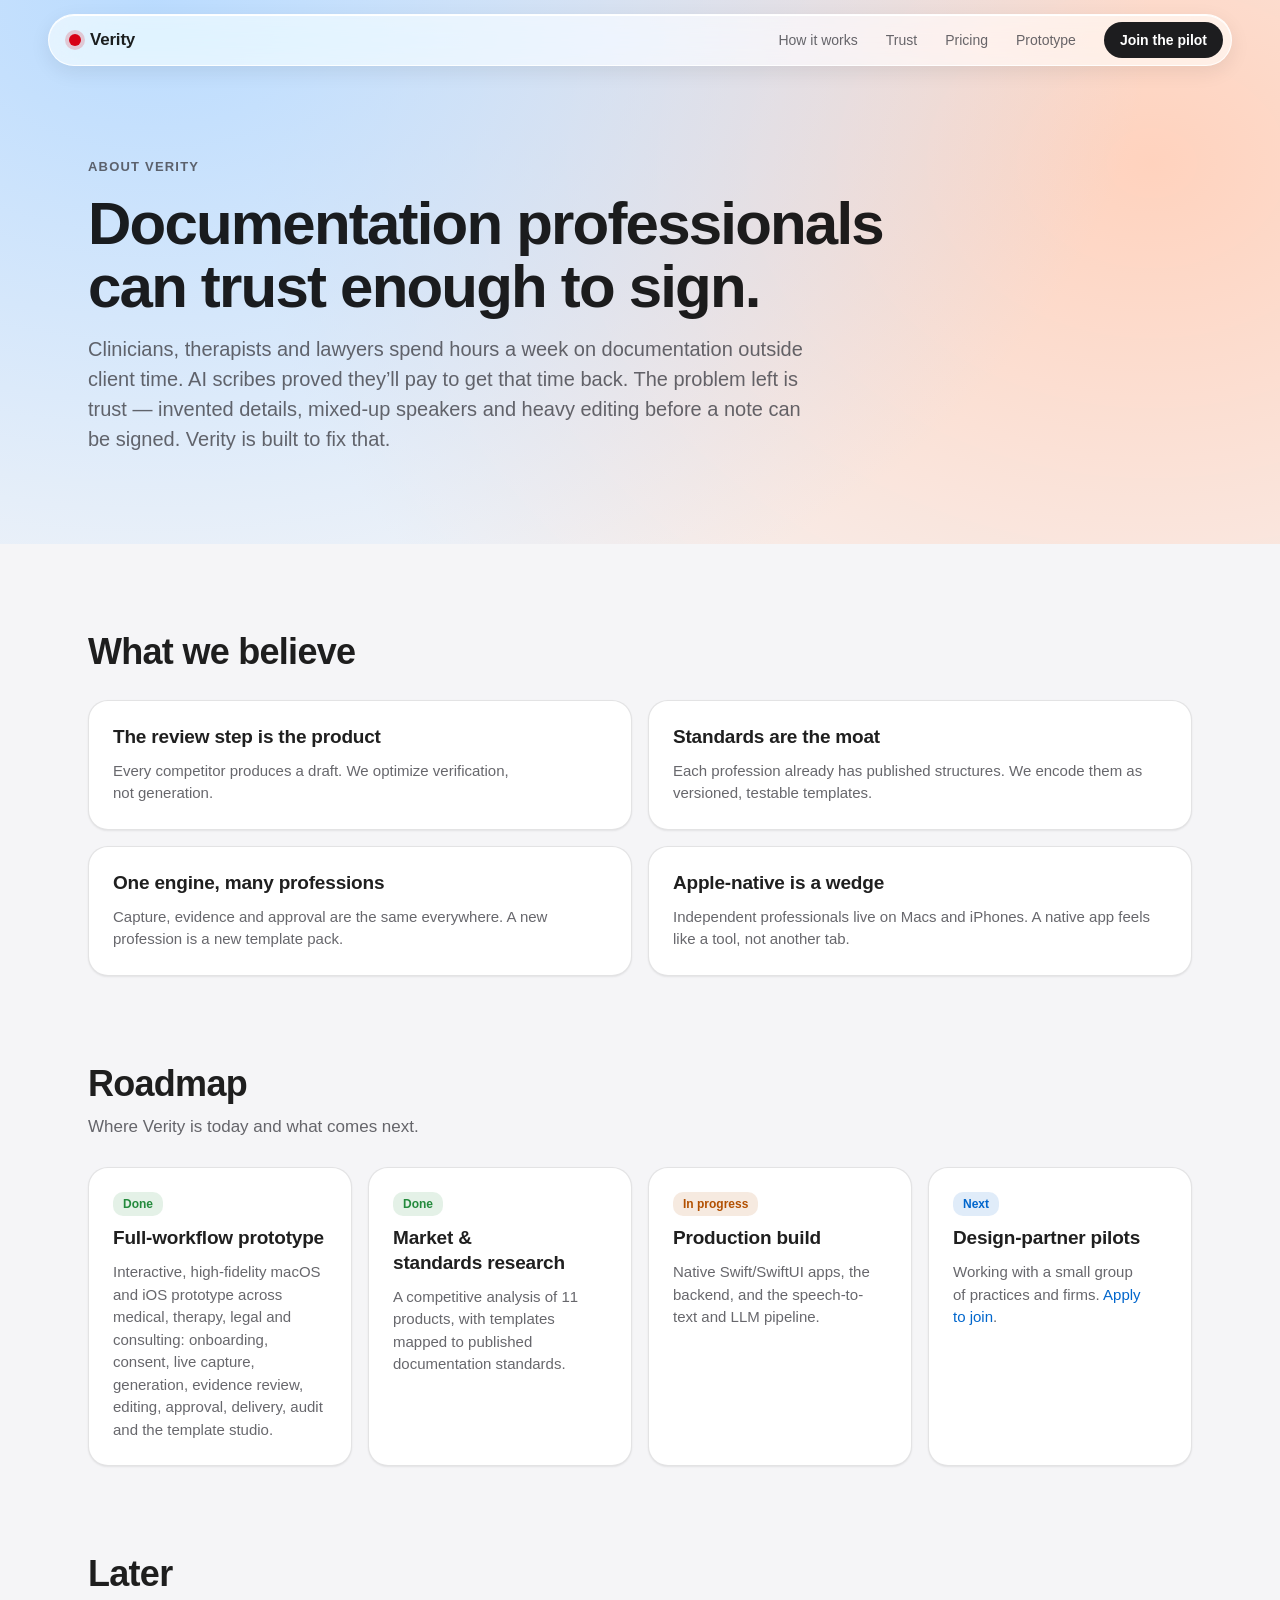
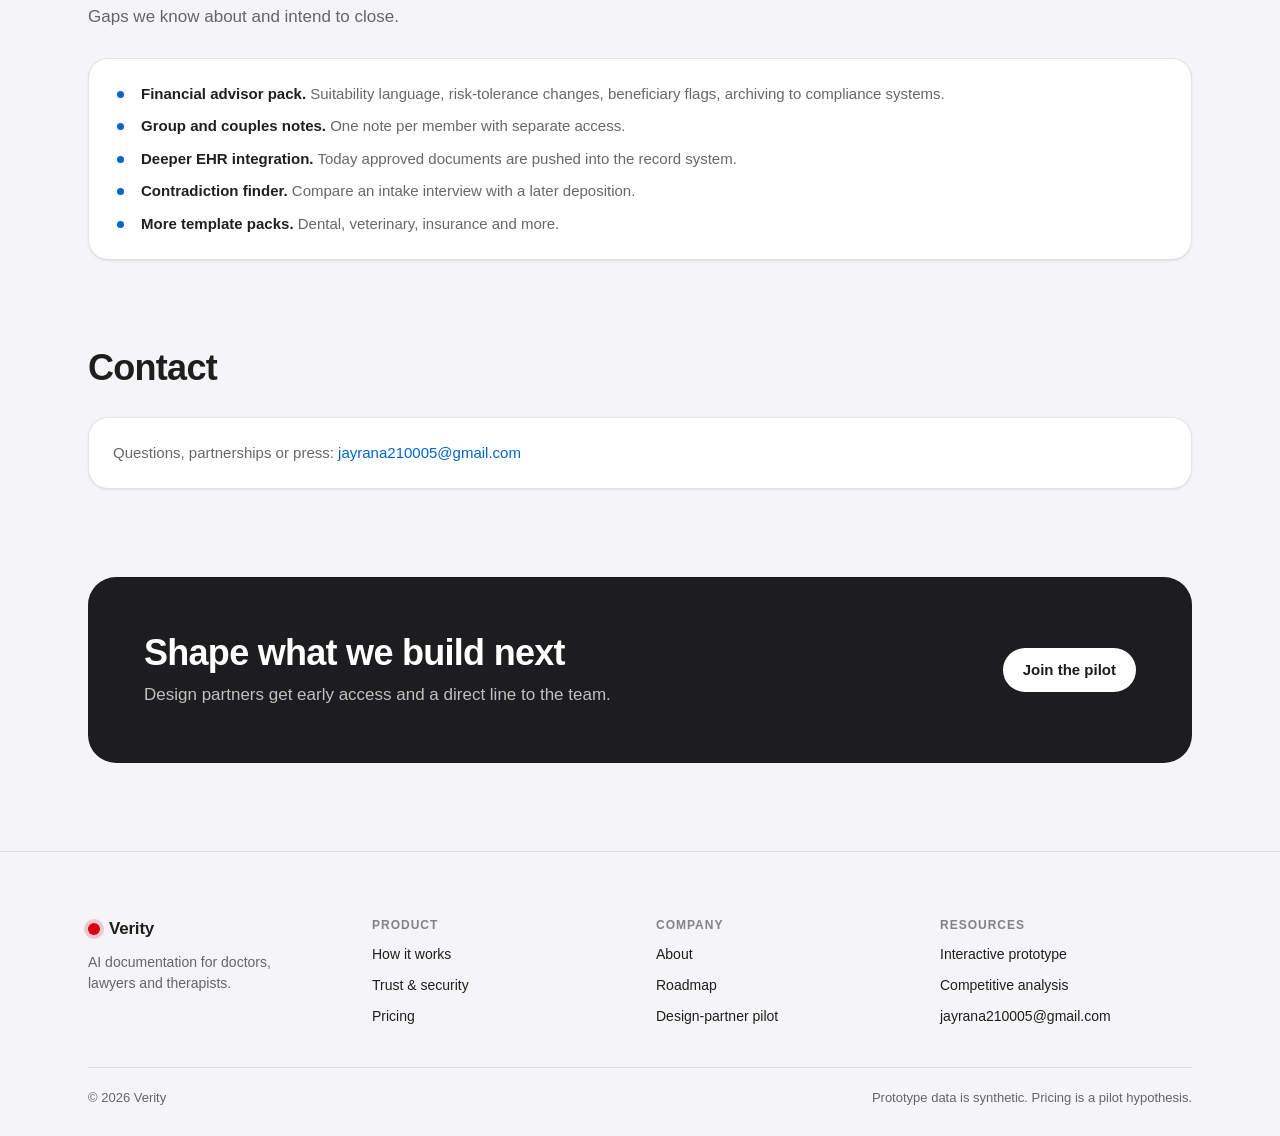
<file: company.html>
<!DOCTYPE html>
<html lang="en">
<head>
<meta charset="utf-8">
<meta name="viewport" content="width=device-width, initial-scale=1">
<title>About — Verity</title>
<meta name="description" content="Why we&#x27;re building Verity, what we believe, and our roadmap.">
<link rel="canonical" href="https://jayrana306.github.io/verity/company.html">
<meta property="og:type" content="website">
<meta property="og:site_name" content="Verity">
<meta property="og:title" content="About — Verity">
<meta property="og:description" content="Why we&#x27;re building Verity, what we believe, and our roadmap.">
<meta property="og:url" content="https://jayrana306.github.io/verity/company.html">
<meta property="og:image" content="https://jayrana306.github.io/verity/assets/og.png">
<meta property="og:image:width" content="1200">
<meta property="og:image:height" content="630">
<meta name="twitter:card" content="summary_large_image">
<meta name="twitter:image" content="https://jayrana306.github.io/verity/assets/og.png">
<meta name="theme-color" content="#f5f5f7">
<link rel="icon" href="data:image/svg+xml,%3Csvg xmlns=%22http://www.w3.org/2000/svg%22 viewBox=%220 0 64 64%22%3E%3Crect width=%2264%22 height=%2264%22 rx=%2214%22 fill=%22%23007AFF%22/%3E%3Cg stroke=%22white%22 stroke-width=%224%22 stroke-linecap=%22round%22%3E%3Cpath d=%22M20 28v8M28 20v24M36 16v32M44 26v12%22/%3E%3C/g%3E%3C/svg%3E">
<link rel="stylesheet" href="assets/site.css">
<script src="assets/site.js" defer></script>
</head>
<body>
<a class="skip" href="#main">Skip to content</a>
<nav class="nav" aria-label="Main"><div class="nav__bar"><a class="brand" href="index.html" translate="no"><span class="brand__dot" aria-hidden="true"></span>Verity</a><div class="nav__links"><a href="product.html">How it works</a><a href="trust.html">Trust</a><a href="pricing.html">Pricing</a><a href="index.html">Prototype</a></div><div class="nav__end"><a class="btn btn--ink btn--sm" href="pilot.html#apply">Join the pilot</a><details class="menu"><summary class="menu__btn" aria-label="Menu"><svg width="18" height="18" viewBox="0 0 18 18" aria-hidden="true"><path d="M2 5h14M2 9h14M2 13h14" stroke="currentColor" stroke-width="1.8" stroke-linecap="round"/></svg></summary><div class="menu__panel"><a href="product.html">How it works</a><a href="trust.html">Trust</a><a href="pricing.html">Pricing</a><a href="index.html">Prototype</a><a href="company.html" aria-current="page">About</a><a href="compare.html">Competitive analysis</a></div></details></div></div></nav>
<main id="main">
<header class="hero"><div class="hero__inner"><div class="eyebrow">About Verity</div><h1>Documentation professionals can trust enough to sign.</h1><p class="lede">Clinicians, therapists and lawyers spend hours a week on documentation outside client time. AI scribes proved they’ll pay to get that time back. The problem left is trust — invented details, mixed-up speakers and heavy editing before a note can be signed. Verity is built to fix that.</p></div></header><section class="section"><div class="section__head"><h2>What we believe</h2></div><div class="grid grid--2"><article class="card"><h3>The review step is the product</h3><p>Every competitor produces a draft. We optimize verification, not generation.</p></article><article class="card"><h3>Standards are the moat</h3><p>Each profession already has published structures. We encode them as versioned, testable templates.</p></article><article class="card"><h3>One engine, many professions</h3><p>Capture, evidence and approval are the same everywhere. A new profession is a new template pack.</p></article><article class="card"><h3>Apple-native is a wedge</h3><p>Independent professionals live on Macs and iPhones. A native app feels like a tool, not another tab.</p></article></div></section><section class="section" id="roadmap"><div class="section__head"><h2>Roadmap</h2><p>Where Verity is today and what comes next.</p></div><div class="timeline"><article class="card"><span class="tag tag--green">Done</span><h3>Full-workflow prototype</h3><p>Interactive, high-fidelity macOS and iOS prototype across medical, therapy, legal and consulting: onboarding, consent, live capture, generation, evidence review, editing, approval, delivery, audit and the template studio.</p></article><article class="card"><span class="tag tag--green">Done</span><h3>Market &amp; standards research</h3><p>A competitive analysis of 11 products, with templates mapped to published documentation standards.</p></article><article class="card"><span class="tag tag--orange">In progress</span><h3>Production build</h3><p>Native Swift/SwiftUI apps, the backend, and the speech-to-text and LLM pipeline.</p></article><article class="card"><span class="tag tag--blue">Next</span><h3>Design-partner pilots</h3><p>Working with a small group of practices and firms. <a href="pilot.html">Apply to join</a>.</p></article></div></section><section class="section"><div class="section__head"><h2>Later</h2><p>Gaps we know about and intend to close.</p></div><div class="card"><ul class="list"><li><span><b>Financial advisor pack.</b> Suitability language, risk-tolerance changes, beneficiary flags, archiving to compliance systems.</span></li><li><span><b>Group and couples notes.</b> One note per member with separate access.</span></li><li><span><b>Deeper EHR integration.</b> Today approved documents are pushed into the record system.</span></li><li><span><b>Contradiction finder.</b> Compare an intake interview with a later deposition.</span></li><li><span><b>More template packs.</b> Dental, veterinary, insurance and more.</span></li></ul></div></section><section class="section"><div class="section__head"><h2>Contact</h2></div><div class="card"><p>Questions, partnerships or press: <a href="mailto:jayrana210005@gmail.com">jayrana210005@gmail.com</a></p></div></section><section class="cta" aria-label="Call to action"><div class="cta__inner"><div><h2>Shape what we build next</h2><p>Design partners get early access and a direct line to the team.</p></div><a class="btn" href="pilot.html">Join the pilot</a></div></section>
</main>
<footer class="footer"><div class="footer__inner"><div class="footer__cols"><div class="footer__col"><a class="brand" href="index.html" translate="no"><span class="brand__dot" aria-hidden="true"></span>Verity</a><div class="footer__tag">AI documentation for doctors, lawyers and therapists.</div></div><div class="footer__col"><div class="footer__title">Product</div><a href="product.html">How it works</a><a href="trust.html">Trust &amp; security</a><a href="pricing.html">Pricing</a></div><div class="footer__col"><div class="footer__title">Company</div><a href="company.html">About</a><a href="company.html#roadmap">Roadmap</a><a href="pilot.html">Design-partner pilot</a></div><div class="footer__col"><div class="footer__title">Resources</div><a href="index.html">Interactive prototype</a><a href="compare.html">Competitive analysis</a><a href="mailto:jayrana210005@gmail.com">jayrana210005@gmail.com</a></div></div><div class="footer__base"><span>© 2026 Verity</span><span>Prototype data is synthetic. Pricing is a pilot hypothesis.</span></div></div></footer>
</body>
</html>
</file>
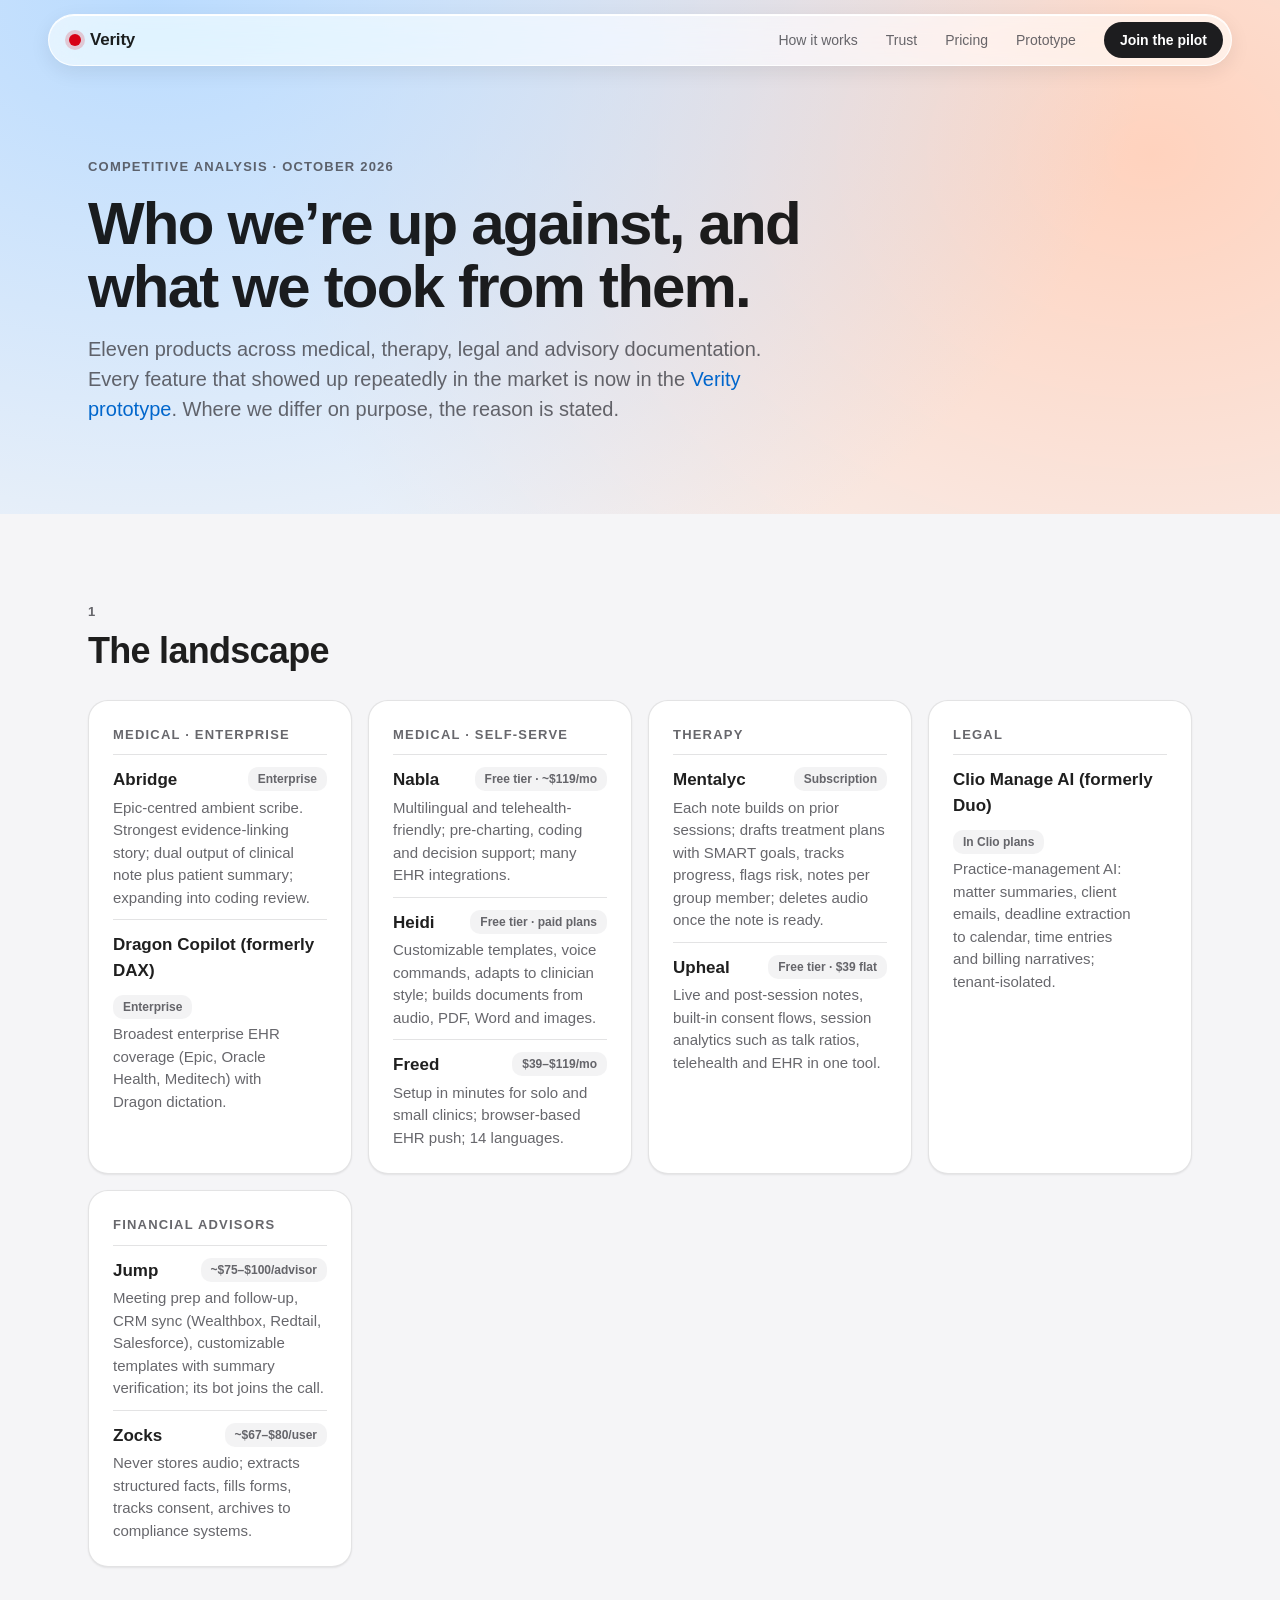
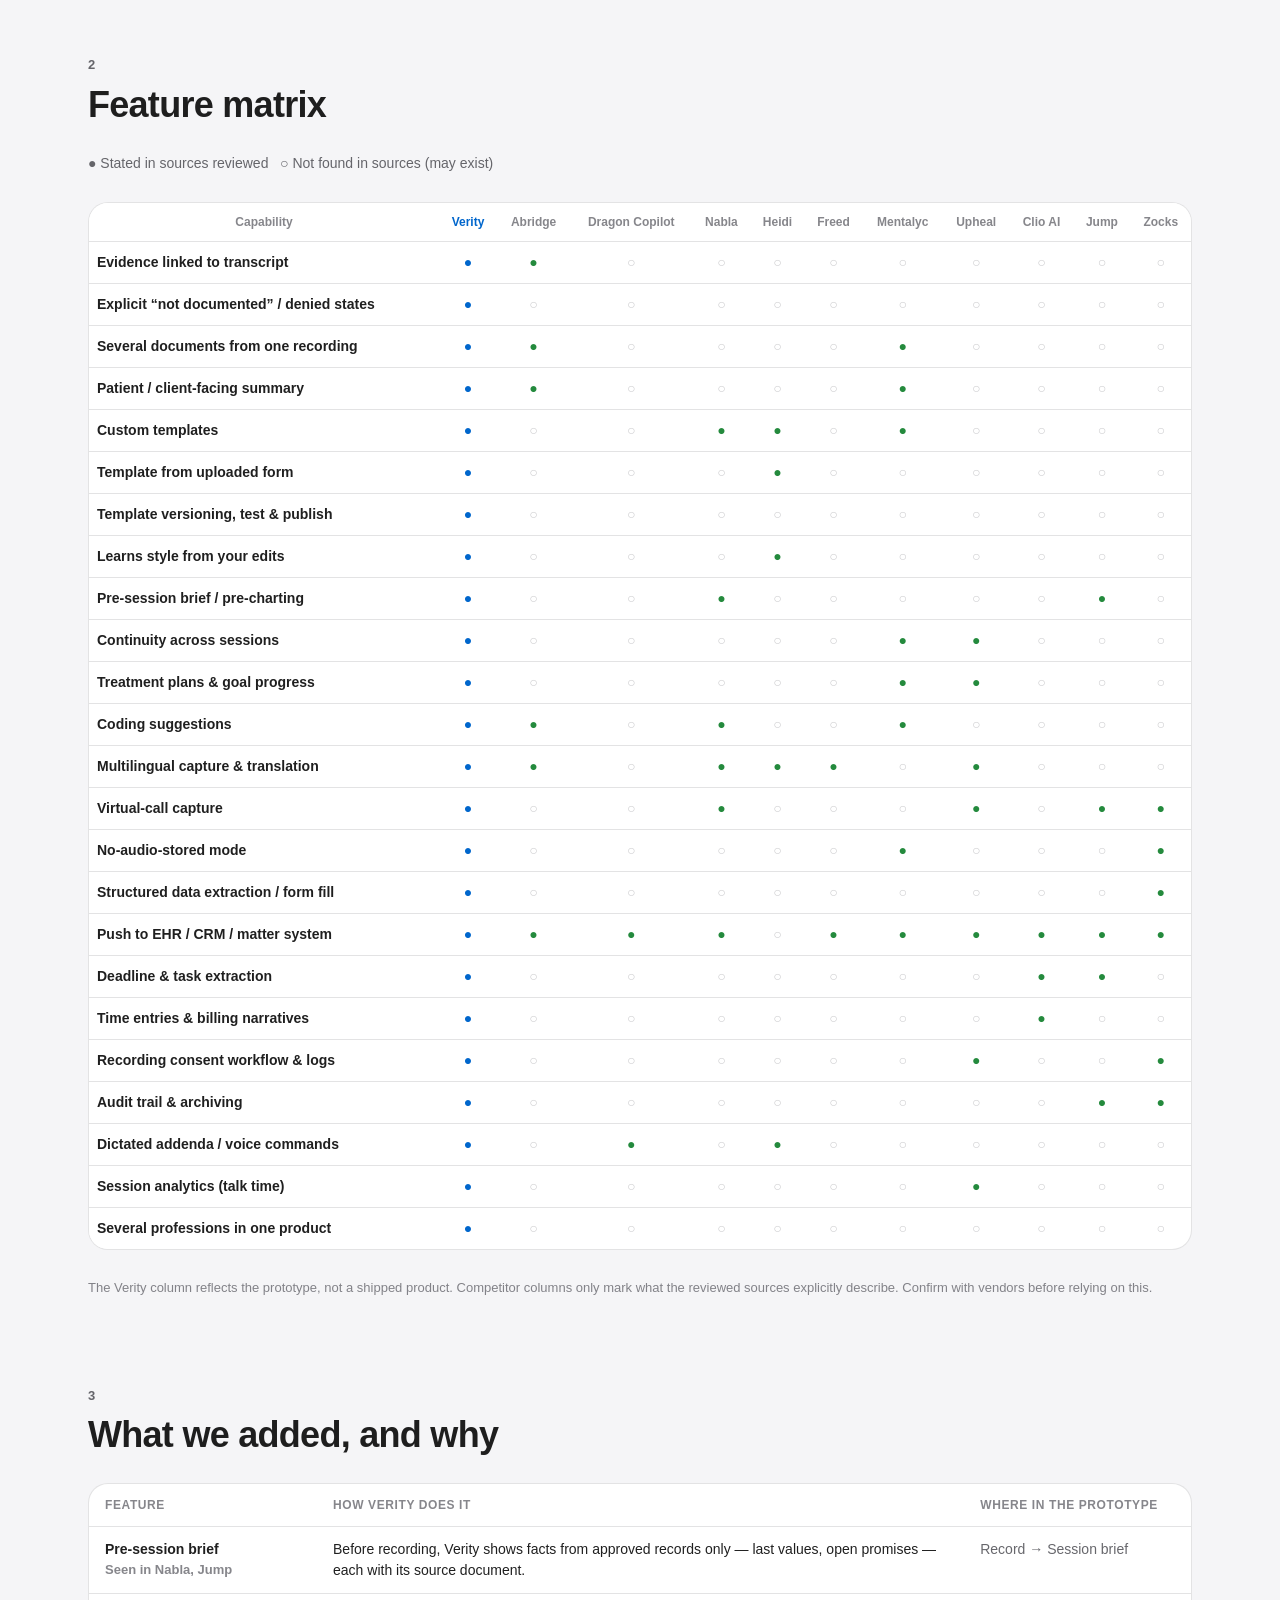
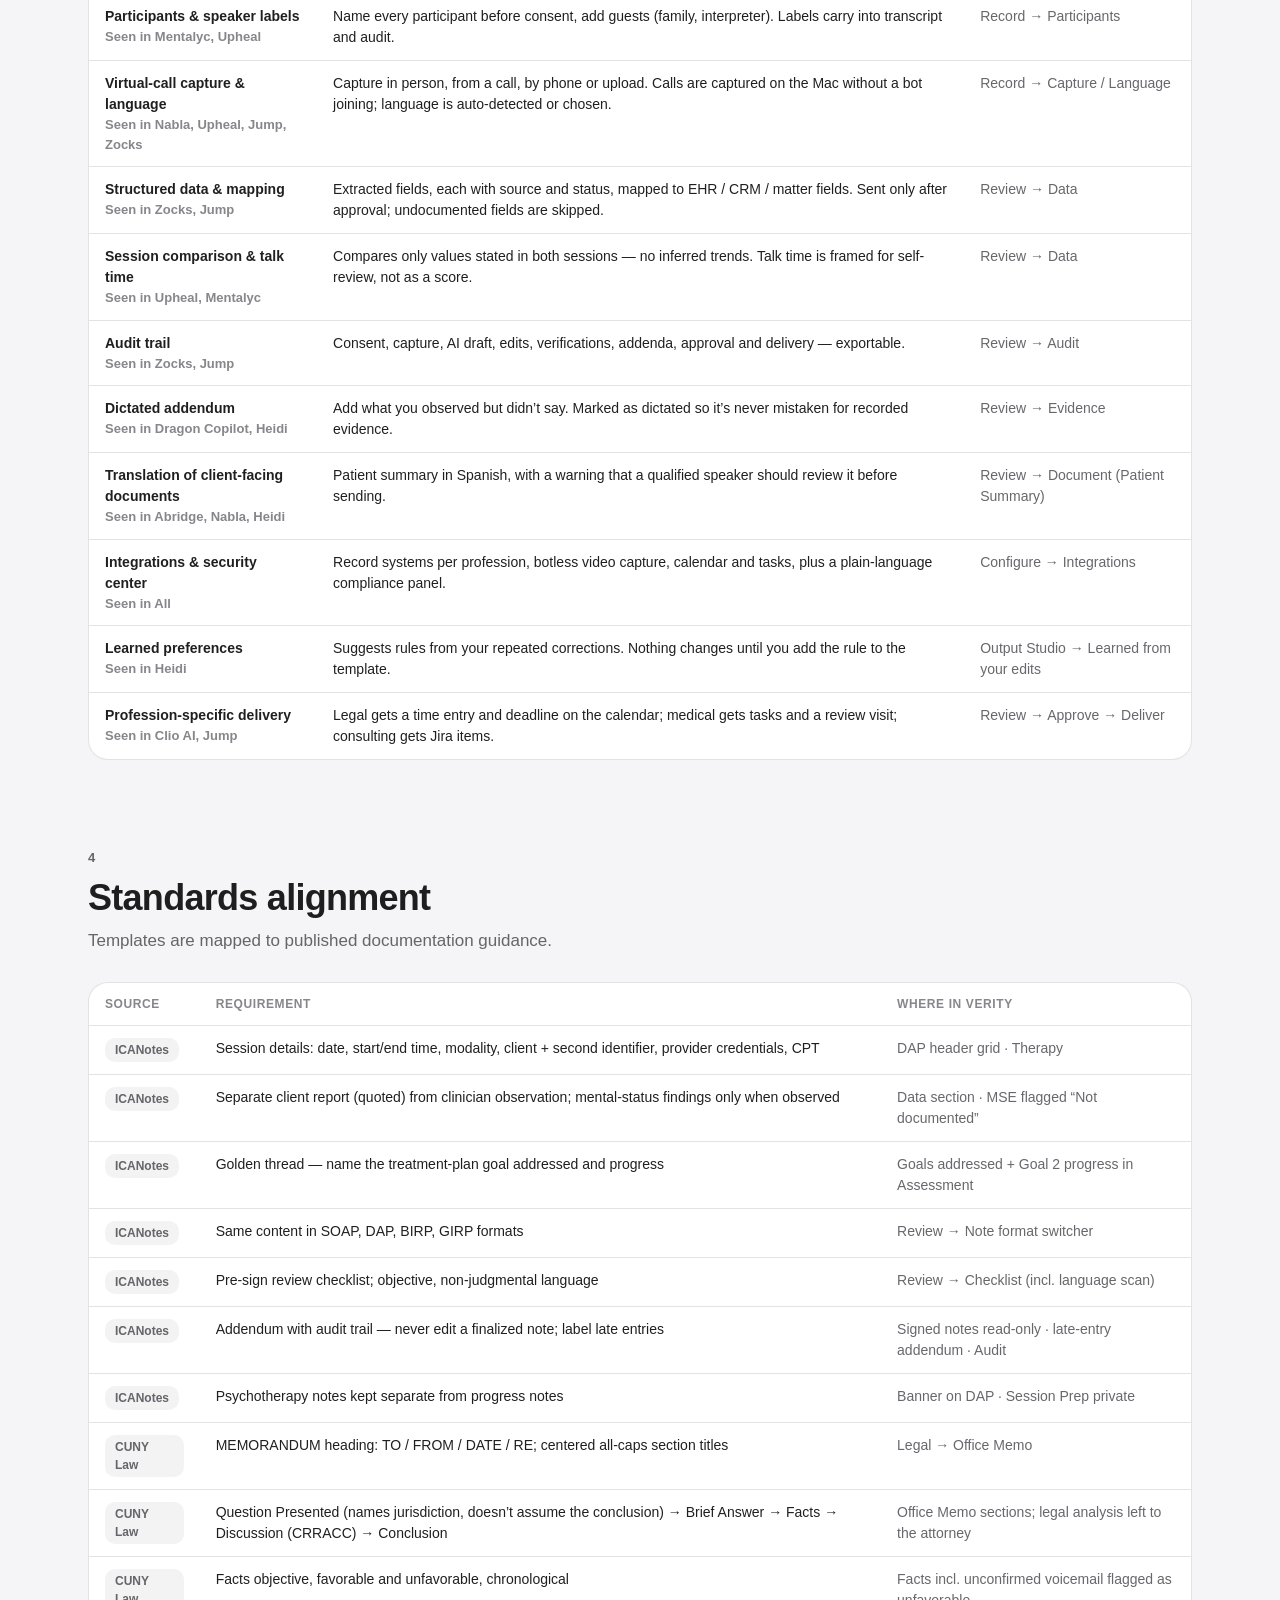
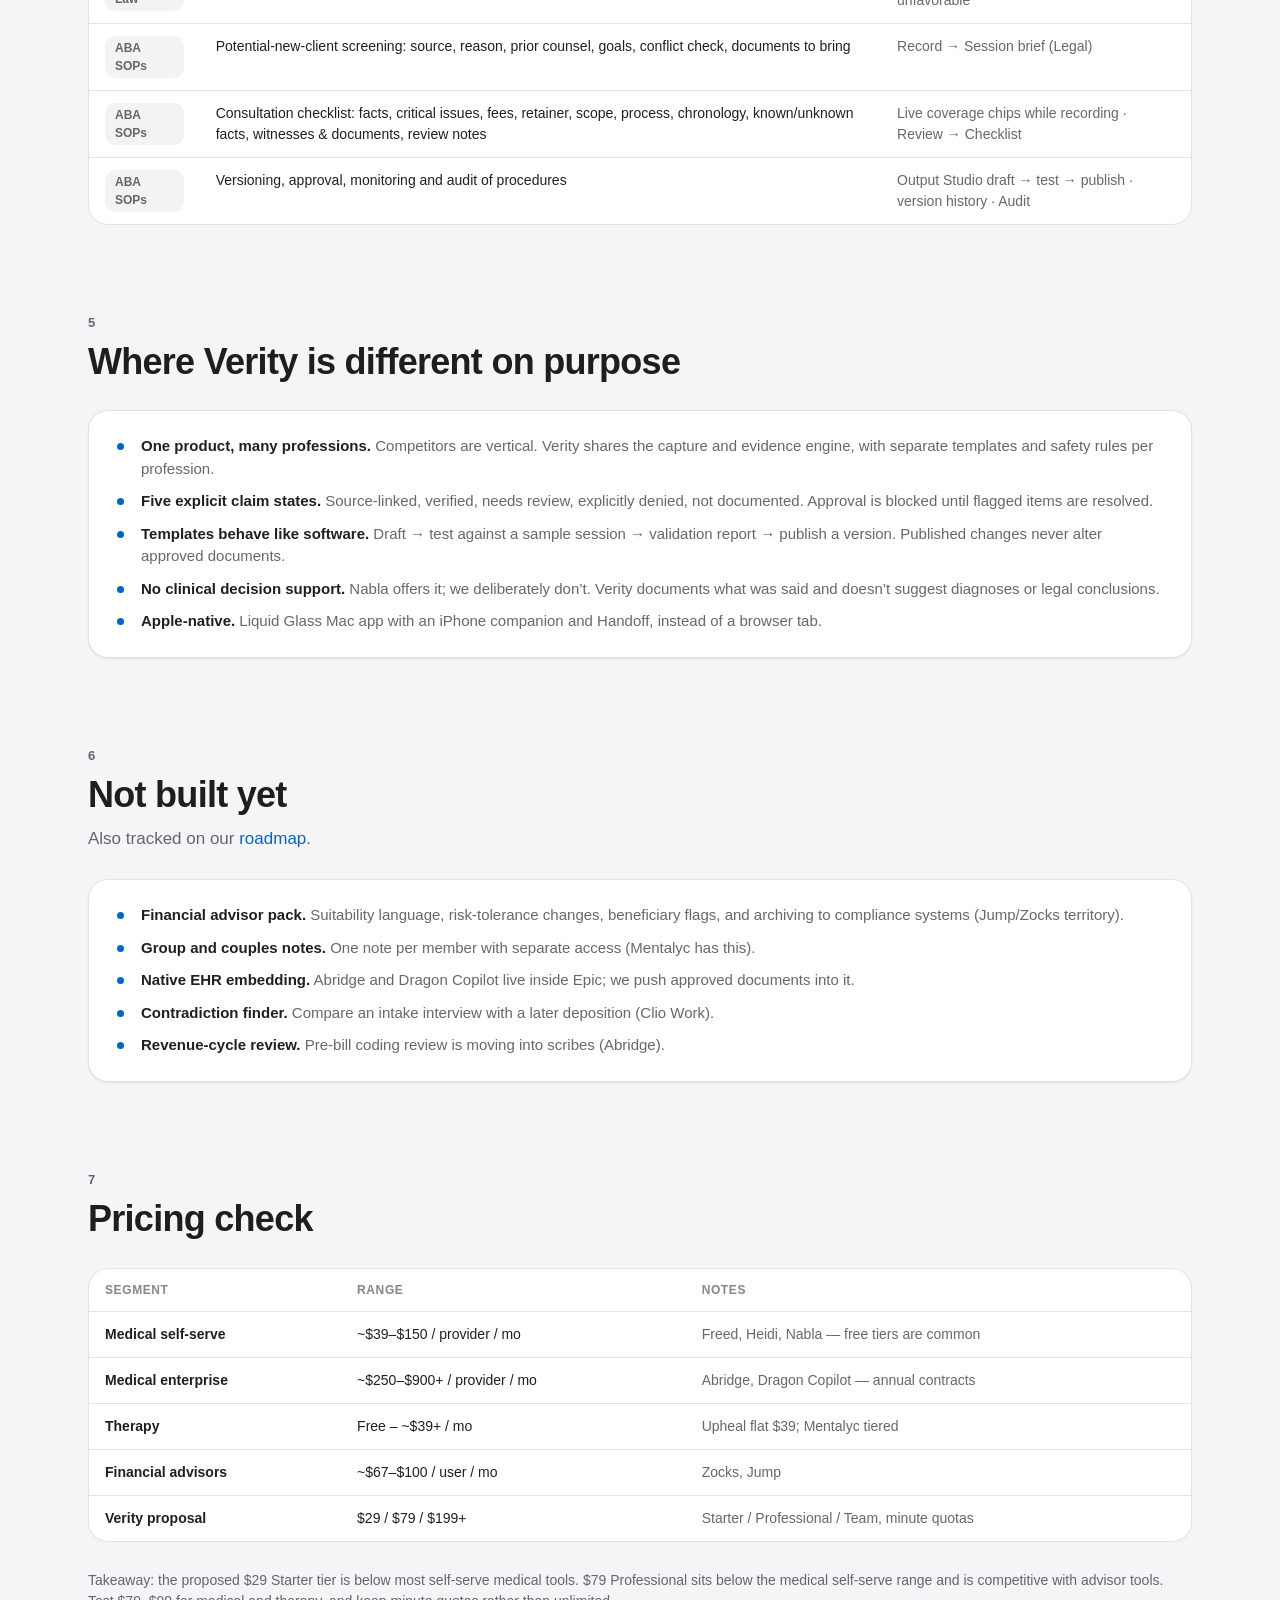
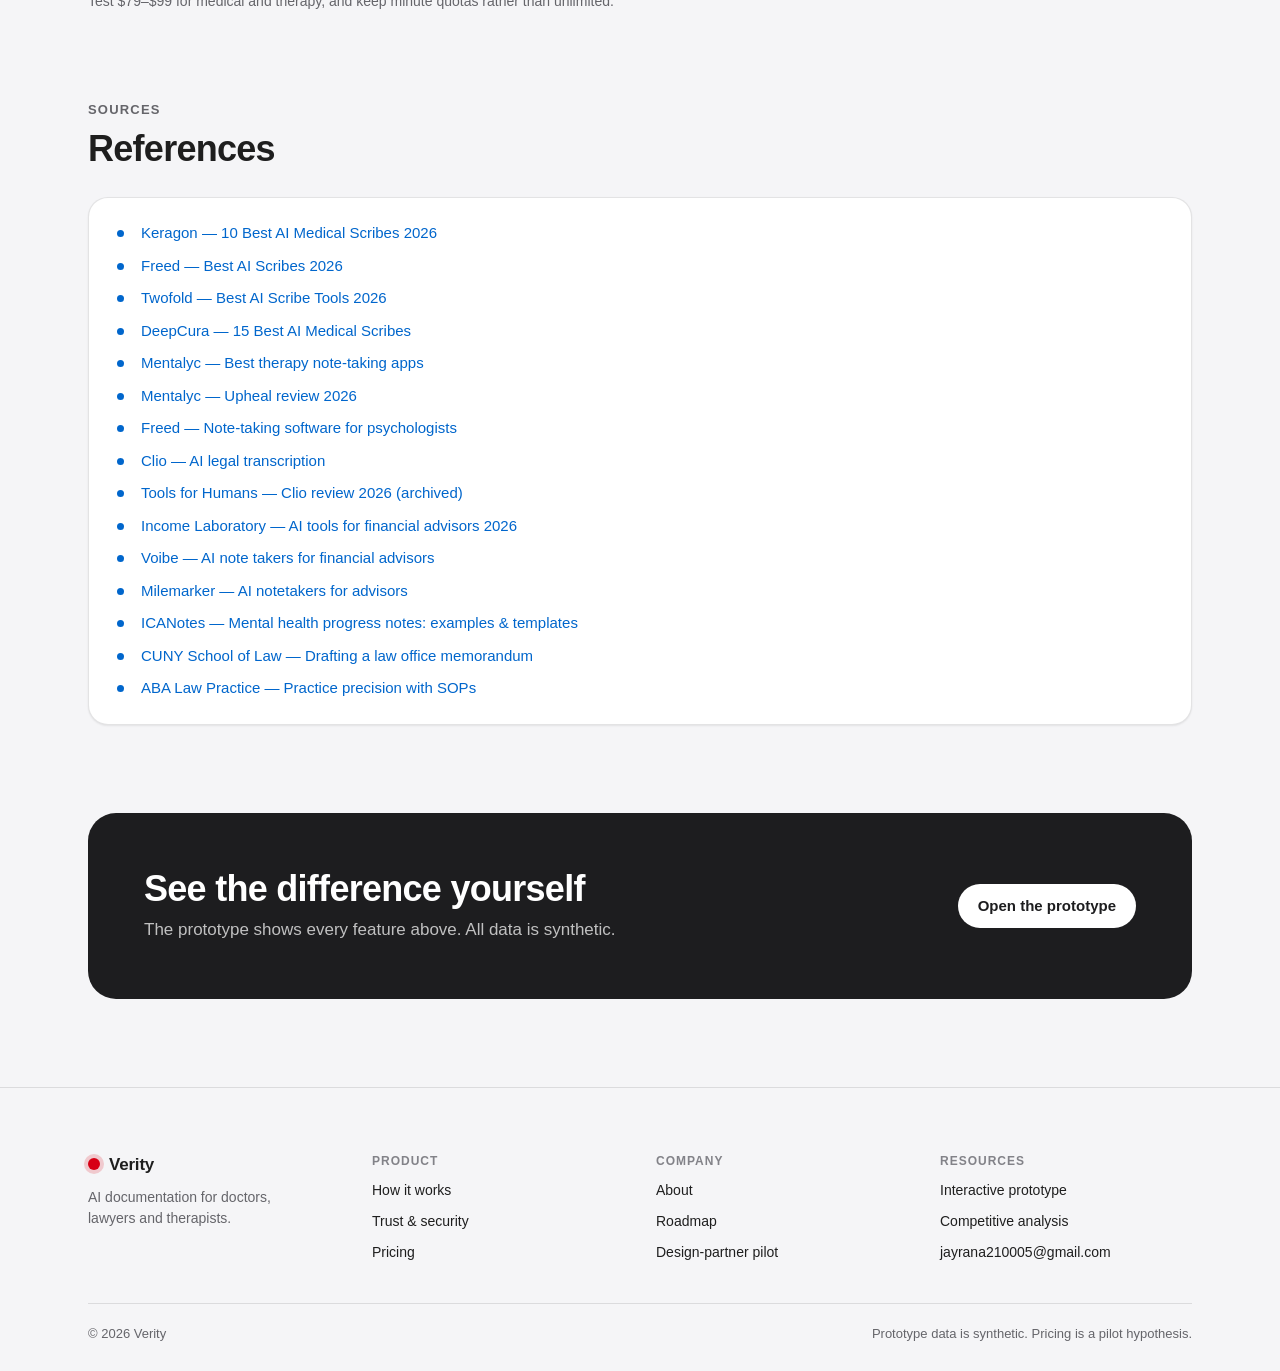
<file: compare.html>
<!DOCTYPE html>
<html lang="en">
<head>
<meta charset="utf-8">
<meta name="viewport" content="width=device-width, initial-scale=1">
<title>Competitive analysis — Verity</title>
<meta name="description" content="Eleven AI documentation products compared across medical, therapy, legal and advisory work.">
<link rel="canonical" href="https://jayrana306.github.io/verity/compare.html">
<meta property="og:type" content="website">
<meta property="og:site_name" content="Verity">
<meta property="og:title" content="Competitive analysis — Verity">
<meta property="og:description" content="Eleven AI documentation products compared across medical, therapy, legal and advisory work.">
<meta property="og:url" content="https://jayrana306.github.io/verity/compare.html">
<meta property="og:image" content="https://jayrana306.github.io/verity/assets/og.png">
<meta property="og:image:width" content="1200">
<meta property="og:image:height" content="630">
<meta name="twitter:card" content="summary_large_image">
<meta name="twitter:image" content="https://jayrana306.github.io/verity/assets/og.png">
<meta name="theme-color" content="#f5f5f7">
<link rel="icon" href="data:image/svg+xml,%3Csvg xmlns=%22http://www.w3.org/2000/svg%22 viewBox=%220 0 64 64%22%3E%3Crect width=%2264%22 height=%2264%22 rx=%2214%22 fill=%22%23007AFF%22/%3E%3Cg stroke=%22white%22 stroke-width=%224%22 stroke-linecap=%22round%22%3E%3Cpath d=%22M20 28v8M28 20v24M36 16v32M44 26v12%22/%3E%3C/g%3E%3C/svg%3E">
<link rel="stylesheet" href="assets/site.css">
<script src="assets/site.js" defer></script>
</head>
<body>
<a class="skip" href="#main">Skip to content</a>
<nav class="nav" aria-label="Main"><div class="nav__bar"><a class="brand" href="index.html" translate="no"><span class="brand__dot" aria-hidden="true"></span>Verity</a><div class="nav__links"><a href="product.html">How it works</a><a href="trust.html">Trust</a><a href="pricing.html">Pricing</a><a href="index.html">Prototype</a></div><div class="nav__end"><a class="btn btn--ink btn--sm" href="pilot.html#apply">Join the pilot</a><details class="menu"><summary class="menu__btn" aria-label="Menu"><svg width="18" height="18" viewBox="0 0 18 18" aria-hidden="true"><path d="M2 5h14M2 9h14M2 13h14" stroke="currentColor" stroke-width="1.8" stroke-linecap="round"/></svg></summary><div class="menu__panel"><a href="product.html">How it works</a><a href="trust.html">Trust</a><a href="pricing.html">Pricing</a><a href="index.html">Prototype</a><a href="company.html">About</a><a href="compare.html" aria-current="page">Competitive analysis</a></div></details></div></div></nav>
<main id="main">
<header class="hero"><div class="hero__inner"><div class="eyebrow">Competitive analysis · October 2026</div><h1>Who we’re up against, and what we took from them.</h1><p class="lede">Eleven products across medical, therapy, legal and advisory documentation. Every feature that showed up repeatedly in the market is now in the <a href="index.html">Verity prototype</a>. Where we differ on purpose, the reason is stated.</p></div></header><section class="section"><div class="section__head"><div class="eyebrow">1</div><h2>The landscape</h2></div><div class="grid"><article class="card"><div class="eyebrow">Medical · enterprise</div><div style="display:flex;flex-direction:column;gap:4px;padding-top:12px;border-top:.5px solid var(--sep);"><div style="display:flex;justify-content:space-between;gap:12px;flex-wrap:wrap;"><b>Abridge</b><span class="tag">Enterprise</span></div><p>Epic-centred ambient scribe. Strongest evidence-linking story; dual output of clinical note plus patient summary; expanding into coding review.</p></div><div style="display:flex;flex-direction:column;gap:4px;padding-top:12px;border-top:.5px solid var(--sep);"><div style="display:flex;justify-content:space-between;gap:12px;flex-wrap:wrap;"><b>Dragon Copilot (formerly DAX)</b><span class="tag">Enterprise</span></div><p>Broadest enterprise EHR coverage (Epic, Oracle Health, Meditech) with Dragon dictation.</p></div></article><article class="card"><div class="eyebrow">Medical · self-serve</div><div style="display:flex;flex-direction:column;gap:4px;padding-top:12px;border-top:.5px solid var(--sep);"><div style="display:flex;justify-content:space-between;gap:12px;flex-wrap:wrap;"><b>Nabla</b><span class="tag">Free tier · ~$119/mo</span></div><p>Multilingual and telehealth-friendly; pre-charting, coding and decision support; many EHR integrations.</p></div><div style="display:flex;flex-direction:column;gap:4px;padding-top:12px;border-top:.5px solid var(--sep);"><div style="display:flex;justify-content:space-between;gap:12px;flex-wrap:wrap;"><b>Heidi</b><span class="tag">Free tier · paid plans</span></div><p>Customizable templates, voice commands, adapts to clinician style; builds documents from audio, PDF, Word and images.</p></div><div style="display:flex;flex-direction:column;gap:4px;padding-top:12px;border-top:.5px solid var(--sep);"><div style="display:flex;justify-content:space-between;gap:12px;flex-wrap:wrap;"><b>Freed</b><span class="tag">$39–$119/mo</span></div><p>Setup in minutes for solo and small clinics; browser-based EHR push; 14 languages.</p></div></article><article class="card"><div class="eyebrow">Therapy</div><div style="display:flex;flex-direction:column;gap:4px;padding-top:12px;border-top:.5px solid var(--sep);"><div style="display:flex;justify-content:space-between;gap:12px;flex-wrap:wrap;"><b>Mentalyc</b><span class="tag">Subscription</span></div><p>Each note builds on prior sessions; drafts treatment plans with SMART goals, tracks progress, flags risk, notes per group member; deletes audio once the note is ready.</p></div><div style="display:flex;flex-direction:column;gap:4px;padding-top:12px;border-top:.5px solid var(--sep);"><div style="display:flex;justify-content:space-between;gap:12px;flex-wrap:wrap;"><b>Upheal</b><span class="tag">Free tier · $39 flat</span></div><p>Live and post-session notes, built-in consent flows, session analytics such as talk ratios, telehealth and EHR in one tool.</p></div></article><article class="card"><div class="eyebrow">Legal</div><div style="display:flex;flex-direction:column;gap:4px;padding-top:12px;border-top:.5px solid var(--sep);"><div style="display:flex;justify-content:space-between;gap:12px;flex-wrap:wrap;"><b>Clio Manage AI (formerly Duo)</b><span class="tag">In Clio plans</span></div><p>Practice-management AI: matter summaries, client emails, deadline extraction to calendar, time entries and billing narratives; tenant-isolated.</p></div></article><article class="card"><div class="eyebrow">Financial advisors</div><div style="display:flex;flex-direction:column;gap:4px;padding-top:12px;border-top:.5px solid var(--sep);"><div style="display:flex;justify-content:space-between;gap:12px;flex-wrap:wrap;"><b>Jump</b><span class="tag">~$75–$100/advisor</span></div><p>Meeting prep and follow-up, CRM sync (Wealthbox, Redtail, Salesforce), customizable templates with summary verification; its bot joins the call.</p></div><div style="display:flex;flex-direction:column;gap:4px;padding-top:12px;border-top:.5px solid var(--sep);"><div style="display:flex;justify-content:space-between;gap:12px;flex-wrap:wrap;"><b>Zocks</b><span class="tag">~$67–$80/user</span></div><p>Never stores audio; extracts structured facts, fills forms, tracks consent, archives to compliance systems.</p></div></article></div></section><section class="section"><div class="section__head"><div class="eyebrow">2</div><h2>Feature matrix</h2></div><p class="small muted">● Stated in sources reviewed &nbsp; ○ Not found in sources (may exist)</p><div class="table-wrap"><table class="matrix"><thead><tr><th scope="col">Capability</th><th scope="col" class="us">Verity</th><th scope="col">Abridge</th><th scope="col">Dragon Copilot</th><th scope="col">Nabla</th><th scope="col">Heidi</th><th scope="col">Freed</th><th scope="col">Mentalyc</th><th scope="col">Upheal</th><th scope="col">Clio AI</th><th scope="col">Jump</th><th scope="col">Zocks</th></tr></thead><tbody><tr><th scope="row">Evidence linked to transcript</th><td class="dot-on us"><span aria-hidden="true">●</span><span class="sr">Yes</span></td><td class="dot-on"><span aria-hidden="true">●</span><span class="sr">Yes</span></td><td class="dot-off"><span aria-hidden="true">○</span><span class="sr">Not found</span></td><td class="dot-off"><span aria-hidden="true">○</span><span class="sr">Not found</span></td><td class="dot-off"><span aria-hidden="true">○</span><span class="sr">Not found</span></td><td class="dot-off"><span aria-hidden="true">○</span><span class="sr">Not found</span></td><td class="dot-off"><span aria-hidden="true">○</span><span class="sr">Not found</span></td><td class="dot-off"><span aria-hidden="true">○</span><span class="sr">Not found</span></td><td class="dot-off"><span aria-hidden="true">○</span><span class="sr">Not found</span></td><td class="dot-off"><span aria-hidden="true">○</span><span class="sr">Not found</span></td><td class="dot-off"><span aria-hidden="true">○</span><span class="sr">Not found</span></td></tr><tr><th scope="row">Explicit “not documented” / denied states</th><td class="dot-on us"><span aria-hidden="true">●</span><span class="sr">Yes</span></td><td class="dot-off"><span aria-hidden="true">○</span><span class="sr">Not found</span></td><td class="dot-off"><span aria-hidden="true">○</span><span class="sr">Not found</span></td><td class="dot-off"><span aria-hidden="true">○</span><span class="sr">Not found</span></td><td class="dot-off"><span aria-hidden="true">○</span><span class="sr">Not found</span></td><td class="dot-off"><span aria-hidden="true">○</span><span class="sr">Not found</span></td><td class="dot-off"><span aria-hidden="true">○</span><span class="sr">Not found</span></td><td class="dot-off"><span aria-hidden="true">○</span><span class="sr">Not found</span></td><td class="dot-off"><span aria-hidden="true">○</span><span class="sr">Not found</span></td><td class="dot-off"><span aria-hidden="true">○</span><span class="sr">Not found</span></td><td class="dot-off"><span aria-hidden="true">○</span><span class="sr">Not found</span></td></tr><tr><th scope="row">Several documents from one recording</th><td class="dot-on us"><span aria-hidden="true">●</span><span class="sr">Yes</span></td><td class="dot-on"><span aria-hidden="true">●</span><span class="sr">Yes</span></td><td class="dot-off"><span aria-hidden="true">○</span><span class="sr">Not found</span></td><td class="dot-off"><span aria-hidden="true">○</span><span class="sr">Not found</span></td><td class="dot-off"><span aria-hidden="true">○</span><span class="sr">Not found</span></td><td class="dot-off"><span aria-hidden="true">○</span><span class="sr">Not found</span></td><td class="dot-on"><span aria-hidden="true">●</span><span class="sr">Yes</span></td><td class="dot-off"><span aria-hidden="true">○</span><span class="sr">Not found</span></td><td class="dot-off"><span aria-hidden="true">○</span><span class="sr">Not found</span></td><td class="dot-off"><span aria-hidden="true">○</span><span class="sr">Not found</span></td><td class="dot-off"><span aria-hidden="true">○</span><span class="sr">Not found</span></td></tr><tr><th scope="row">Patient / client-facing summary</th><td class="dot-on us"><span aria-hidden="true">●</span><span class="sr">Yes</span></td><td class="dot-on"><span aria-hidden="true">●</span><span class="sr">Yes</span></td><td class="dot-off"><span aria-hidden="true">○</span><span class="sr">Not found</span></td><td class="dot-off"><span aria-hidden="true">○</span><span class="sr">Not found</span></td><td class="dot-off"><span aria-hidden="true">○</span><span class="sr">Not found</span></td><td class="dot-off"><span aria-hidden="true">○</span><span class="sr">Not found</span></td><td class="dot-on"><span aria-hidden="true">●</span><span class="sr">Yes</span></td><td class="dot-off"><span aria-hidden="true">○</span><span class="sr">Not found</span></td><td class="dot-off"><span aria-hidden="true">○</span><span class="sr">Not found</span></td><td class="dot-off"><span aria-hidden="true">○</span><span class="sr">Not found</span></td><td class="dot-off"><span aria-hidden="true">○</span><span class="sr">Not found</span></td></tr><tr><th scope="row">Custom templates</th><td class="dot-on us"><span aria-hidden="true">●</span><span class="sr">Yes</span></td><td class="dot-off"><span aria-hidden="true">○</span><span class="sr">Not found</span></td><td class="dot-off"><span aria-hidden="true">○</span><span class="sr">Not found</span></td><td class="dot-on"><span aria-hidden="true">●</span><span class="sr">Yes</span></td><td class="dot-on"><span aria-hidden="true">●</span><span class="sr">Yes</span></td><td class="dot-off"><span aria-hidden="true">○</span><span class="sr">Not found</span></td><td class="dot-on"><span aria-hidden="true">●</span><span class="sr">Yes</span></td><td class="dot-off"><span aria-hidden="true">○</span><span class="sr">Not found</span></td><td class="dot-off"><span aria-hidden="true">○</span><span class="sr">Not found</span></td><td class="dot-off"><span aria-hidden="true">○</span><span class="sr">Not found</span></td><td class="dot-off"><span aria-hidden="true">○</span><span class="sr">Not found</span></td></tr><tr><th scope="row">Template from uploaded form</th><td class="dot-on us"><span aria-hidden="true">●</span><span class="sr">Yes</span></td><td class="dot-off"><span aria-hidden="true">○</span><span class="sr">Not found</span></td><td class="dot-off"><span aria-hidden="true">○</span><span class="sr">Not found</span></td><td class="dot-off"><span aria-hidden="true">○</span><span class="sr">Not found</span></td><td class="dot-on"><span aria-hidden="true">●</span><span class="sr">Yes</span></td><td class="dot-off"><span aria-hidden="true">○</span><span class="sr">Not found</span></td><td class="dot-off"><span aria-hidden="true">○</span><span class="sr">Not found</span></td><td class="dot-off"><span aria-hidden="true">○</span><span class="sr">Not found</span></td><td class="dot-off"><span aria-hidden="true">○</span><span class="sr">Not found</span></td><td class="dot-off"><span aria-hidden="true">○</span><span class="sr">Not found</span></td><td class="dot-off"><span aria-hidden="true">○</span><span class="sr">Not found</span></td></tr><tr><th scope="row">Template versioning, test &amp; publish</th><td class="dot-on us"><span aria-hidden="true">●</span><span class="sr">Yes</span></td><td class="dot-off"><span aria-hidden="true">○</span><span class="sr">Not found</span></td><td class="dot-off"><span aria-hidden="true">○</span><span class="sr">Not found</span></td><td class="dot-off"><span aria-hidden="true">○</span><span class="sr">Not found</span></td><td class="dot-off"><span aria-hidden="true">○</span><span class="sr">Not found</span></td><td class="dot-off"><span aria-hidden="true">○</span><span class="sr">Not found</span></td><td class="dot-off"><span aria-hidden="true">○</span><span class="sr">Not found</span></td><td class="dot-off"><span aria-hidden="true">○</span><span class="sr">Not found</span></td><td class="dot-off"><span aria-hidden="true">○</span><span class="sr">Not found</span></td><td class="dot-off"><span aria-hidden="true">○</span><span class="sr">Not found</span></td><td class="dot-off"><span aria-hidden="true">○</span><span class="sr">Not found</span></td></tr><tr><th scope="row">Learns style from your edits</th><td class="dot-on us"><span aria-hidden="true">●</span><span class="sr">Yes</span></td><td class="dot-off"><span aria-hidden="true">○</span><span class="sr">Not found</span></td><td class="dot-off"><span aria-hidden="true">○</span><span class="sr">Not found</span></td><td class="dot-off"><span aria-hidden="true">○</span><span class="sr">Not found</span></td><td class="dot-on"><span aria-hidden="true">●</span><span class="sr">Yes</span></td><td class="dot-off"><span aria-hidden="true">○</span><span class="sr">Not found</span></td><td class="dot-off"><span aria-hidden="true">○</span><span class="sr">Not found</span></td><td class="dot-off"><span aria-hidden="true">○</span><span class="sr">Not found</span></td><td class="dot-off"><span aria-hidden="true">○</span><span class="sr">Not found</span></td><td class="dot-off"><span aria-hidden="true">○</span><span class="sr">Not found</span></td><td class="dot-off"><span aria-hidden="true">○</span><span class="sr">Not found</span></td></tr><tr><th scope="row">Pre-session brief / pre-charting</th><td class="dot-on us"><span aria-hidden="true">●</span><span class="sr">Yes</span></td><td class="dot-off"><span aria-hidden="true">○</span><span class="sr">Not found</span></td><td class="dot-off"><span aria-hidden="true">○</span><span class="sr">Not found</span></td><td class="dot-on"><span aria-hidden="true">●</span><span class="sr">Yes</span></td><td class="dot-off"><span aria-hidden="true">○</span><span class="sr">Not found</span></td><td class="dot-off"><span aria-hidden="true">○</span><span class="sr">Not found</span></td><td class="dot-off"><span aria-hidden="true">○</span><span class="sr">Not found</span></td><td class="dot-off"><span aria-hidden="true">○</span><span class="sr">Not found</span></td><td class="dot-off"><span aria-hidden="true">○</span><span class="sr">Not found</span></td><td class="dot-on"><span aria-hidden="true">●</span><span class="sr">Yes</span></td><td class="dot-off"><span aria-hidden="true">○</span><span class="sr">Not found</span></td></tr><tr><th scope="row">Continuity across sessions</th><td class="dot-on us"><span aria-hidden="true">●</span><span class="sr">Yes</span></td><td class="dot-off"><span aria-hidden="true">○</span><span class="sr">Not found</span></td><td class="dot-off"><span aria-hidden="true">○</span><span class="sr">Not found</span></td><td class="dot-off"><span aria-hidden="true">○</span><span class="sr">Not found</span></td><td class="dot-off"><span aria-hidden="true">○</span><span class="sr">Not found</span></td><td class="dot-off"><span aria-hidden="true">○</span><span class="sr">Not found</span></td><td class="dot-on"><span aria-hidden="true">●</span><span class="sr">Yes</span></td><td class="dot-on"><span aria-hidden="true">●</span><span class="sr">Yes</span></td><td class="dot-off"><span aria-hidden="true">○</span><span class="sr">Not found</span></td><td class="dot-off"><span aria-hidden="true">○</span><span class="sr">Not found</span></td><td class="dot-off"><span aria-hidden="true">○</span><span class="sr">Not found</span></td></tr><tr><th scope="row">Treatment plans &amp; goal progress</th><td class="dot-on us"><span aria-hidden="true">●</span><span class="sr">Yes</span></td><td class="dot-off"><span aria-hidden="true">○</span><span class="sr">Not found</span></td><td class="dot-off"><span aria-hidden="true">○</span><span class="sr">Not found</span></td><td class="dot-off"><span aria-hidden="true">○</span><span class="sr">Not found</span></td><td class="dot-off"><span aria-hidden="true">○</span><span class="sr">Not found</span></td><td class="dot-off"><span aria-hidden="true">○</span><span class="sr">Not found</span></td><td class="dot-on"><span aria-hidden="true">●</span><span class="sr">Yes</span></td><td class="dot-on"><span aria-hidden="true">●</span><span class="sr">Yes</span></td><td class="dot-off"><span aria-hidden="true">○</span><span class="sr">Not found</span></td><td class="dot-off"><span aria-hidden="true">○</span><span class="sr">Not found</span></td><td class="dot-off"><span aria-hidden="true">○</span><span class="sr">Not found</span></td></tr><tr><th scope="row">Coding suggestions</th><td class="dot-on us"><span aria-hidden="true">●</span><span class="sr">Yes</span></td><td class="dot-on"><span aria-hidden="true">●</span><span class="sr">Yes</span></td><td class="dot-off"><span aria-hidden="true">○</span><span class="sr">Not found</span></td><td class="dot-on"><span aria-hidden="true">●</span><span class="sr">Yes</span></td><td class="dot-off"><span aria-hidden="true">○</span><span class="sr">Not found</span></td><td class="dot-off"><span aria-hidden="true">○</span><span class="sr">Not found</span></td><td class="dot-on"><span aria-hidden="true">●</span><span class="sr">Yes</span></td><td class="dot-off"><span aria-hidden="true">○</span><span class="sr">Not found</span></td><td class="dot-off"><span aria-hidden="true">○</span><span class="sr">Not found</span></td><td class="dot-off"><span aria-hidden="true">○</span><span class="sr">Not found</span></td><td class="dot-off"><span aria-hidden="true">○</span><span class="sr">Not found</span></td></tr><tr><th scope="row">Multilingual capture &amp; translation</th><td class="dot-on us"><span aria-hidden="true">●</span><span class="sr">Yes</span></td><td class="dot-on"><span aria-hidden="true">●</span><span class="sr">Yes</span></td><td class="dot-off"><span aria-hidden="true">○</span><span class="sr">Not found</span></td><td class="dot-on"><span aria-hidden="true">●</span><span class="sr">Yes</span></td><td class="dot-on"><span aria-hidden="true">●</span><span class="sr">Yes</span></td><td class="dot-on"><span aria-hidden="true">●</span><span class="sr">Yes</span></td><td class="dot-off"><span aria-hidden="true">○</span><span class="sr">Not found</span></td><td class="dot-on"><span aria-hidden="true">●</span><span class="sr">Yes</span></td><td class="dot-off"><span aria-hidden="true">○</span><span class="sr">Not found</span></td><td class="dot-off"><span aria-hidden="true">○</span><span class="sr">Not found</span></td><td class="dot-off"><span aria-hidden="true">○</span><span class="sr">Not found</span></td></tr><tr><th scope="row">Virtual-call capture</th><td class="dot-on us"><span aria-hidden="true">●</span><span class="sr">Yes</span></td><td class="dot-off"><span aria-hidden="true">○</span><span class="sr">Not found</span></td><td class="dot-off"><span aria-hidden="true">○</span><span class="sr">Not found</span></td><td class="dot-on"><span aria-hidden="true">●</span><span class="sr">Yes</span></td><td class="dot-off"><span aria-hidden="true">○</span><span class="sr">Not found</span></td><td class="dot-off"><span aria-hidden="true">○</span><span class="sr">Not found</span></td><td class="dot-off"><span aria-hidden="true">○</span><span class="sr">Not found</span></td><td class="dot-on"><span aria-hidden="true">●</span><span class="sr">Yes</span></td><td class="dot-off"><span aria-hidden="true">○</span><span class="sr">Not found</span></td><td class="dot-on"><span aria-hidden="true">●</span><span class="sr">Yes</span></td><td class="dot-on"><span aria-hidden="true">●</span><span class="sr">Yes</span></td></tr><tr><th scope="row">No-audio-stored mode</th><td class="dot-on us"><span aria-hidden="true">●</span><span class="sr">Yes</span></td><td class="dot-off"><span aria-hidden="true">○</span><span class="sr">Not found</span></td><td class="dot-off"><span aria-hidden="true">○</span><span class="sr">Not found</span></td><td class="dot-off"><span aria-hidden="true">○</span><span class="sr">Not found</span></td><td class="dot-off"><span aria-hidden="true">○</span><span class="sr">Not found</span></td><td class="dot-off"><span aria-hidden="true">○</span><span class="sr">Not found</span></td><td class="dot-on"><span aria-hidden="true">●</span><span class="sr">Yes</span></td><td class="dot-off"><span aria-hidden="true">○</span><span class="sr">Not found</span></td><td class="dot-off"><span aria-hidden="true">○</span><span class="sr">Not found</span></td><td class="dot-off"><span aria-hidden="true">○</span><span class="sr">Not found</span></td><td class="dot-on"><span aria-hidden="true">●</span><span class="sr">Yes</span></td></tr><tr><th scope="row">Structured data extraction / form fill</th><td class="dot-on us"><span aria-hidden="true">●</span><span class="sr">Yes</span></td><td class="dot-off"><span aria-hidden="true">○</span><span class="sr">Not found</span></td><td class="dot-off"><span aria-hidden="true">○</span><span class="sr">Not found</span></td><td class="dot-off"><span aria-hidden="true">○</span><span class="sr">Not found</span></td><td class="dot-off"><span aria-hidden="true">○</span><span class="sr">Not found</span></td><td class="dot-off"><span aria-hidden="true">○</span><span class="sr">Not found</span></td><td class="dot-off"><span aria-hidden="true">○</span><span class="sr">Not found</span></td><td class="dot-off"><span aria-hidden="true">○</span><span class="sr">Not found</span></td><td class="dot-off"><span aria-hidden="true">○</span><span class="sr">Not found</span></td><td class="dot-off"><span aria-hidden="true">○</span><span class="sr">Not found</span></td><td class="dot-on"><span aria-hidden="true">●</span><span class="sr">Yes</span></td></tr><tr><th scope="row">Push to EHR / CRM / matter system</th><td class="dot-on us"><span aria-hidden="true">●</span><span class="sr">Yes</span></td><td class="dot-on"><span aria-hidden="true">●</span><span class="sr">Yes</span></td><td class="dot-on"><span aria-hidden="true">●</span><span class="sr">Yes</span></td><td class="dot-on"><span aria-hidden="true">●</span><span class="sr">Yes</span></td><td class="dot-off"><span aria-hidden="true">○</span><span class="sr">Not found</span></td><td class="dot-on"><span aria-hidden="true">●</span><span class="sr">Yes</span></td><td class="dot-on"><span aria-hidden="true">●</span><span class="sr">Yes</span></td><td class="dot-on"><span aria-hidden="true">●</span><span class="sr">Yes</span></td><td class="dot-on"><span aria-hidden="true">●</span><span class="sr">Yes</span></td><td class="dot-on"><span aria-hidden="true">●</span><span class="sr">Yes</span></td><td class="dot-on"><span aria-hidden="true">●</span><span class="sr">Yes</span></td></tr><tr><th scope="row">Deadline &amp; task extraction</th><td class="dot-on us"><span aria-hidden="true">●</span><span class="sr">Yes</span></td><td class="dot-off"><span aria-hidden="true">○</span><span class="sr">Not found</span></td><td class="dot-off"><span aria-hidden="true">○</span><span class="sr">Not found</span></td><td class="dot-off"><span aria-hidden="true">○</span><span class="sr">Not found</span></td><td class="dot-off"><span aria-hidden="true">○</span><span class="sr">Not found</span></td><td class="dot-off"><span aria-hidden="true">○</span><span class="sr">Not found</span></td><td class="dot-off"><span aria-hidden="true">○</span><span class="sr">Not found</span></td><td class="dot-off"><span aria-hidden="true">○</span><span class="sr">Not found</span></td><td class="dot-on"><span aria-hidden="true">●</span><span class="sr">Yes</span></td><td class="dot-on"><span aria-hidden="true">●</span><span class="sr">Yes</span></td><td class="dot-off"><span aria-hidden="true">○</span><span class="sr">Not found</span></td></tr><tr><th scope="row">Time entries &amp; billing narratives</th><td class="dot-on us"><span aria-hidden="true">●</span><span class="sr">Yes</span></td><td class="dot-off"><span aria-hidden="true">○</span><span class="sr">Not found</span></td><td class="dot-off"><span aria-hidden="true">○</span><span class="sr">Not found</span></td><td class="dot-off"><span aria-hidden="true">○</span><span class="sr">Not found</span></td><td class="dot-off"><span aria-hidden="true">○</span><span class="sr">Not found</span></td><td class="dot-off"><span aria-hidden="true">○</span><span class="sr">Not found</span></td><td class="dot-off"><span aria-hidden="true">○</span><span class="sr">Not found</span></td><td class="dot-off"><span aria-hidden="true">○</span><span class="sr">Not found</span></td><td class="dot-on"><span aria-hidden="true">●</span><span class="sr">Yes</span></td><td class="dot-off"><span aria-hidden="true">○</span><span class="sr">Not found</span></td><td class="dot-off"><span aria-hidden="true">○</span><span class="sr">Not found</span></td></tr><tr><th scope="row">Recording consent workflow &amp; logs</th><td class="dot-on us"><span aria-hidden="true">●</span><span class="sr">Yes</span></td><td class="dot-off"><span aria-hidden="true">○</span><span class="sr">Not found</span></td><td class="dot-off"><span aria-hidden="true">○</span><span class="sr">Not found</span></td><td class="dot-off"><span aria-hidden="true">○</span><span class="sr">Not found</span></td><td class="dot-off"><span aria-hidden="true">○</span><span class="sr">Not found</span></td><td class="dot-off"><span aria-hidden="true">○</span><span class="sr">Not found</span></td><td class="dot-off"><span aria-hidden="true">○</span><span class="sr">Not found</span></td><td class="dot-on"><span aria-hidden="true">●</span><span class="sr">Yes</span></td><td class="dot-off"><span aria-hidden="true">○</span><span class="sr">Not found</span></td><td class="dot-off"><span aria-hidden="true">○</span><span class="sr">Not found</span></td><td class="dot-on"><span aria-hidden="true">●</span><span class="sr">Yes</span></td></tr><tr><th scope="row">Audit trail &amp; archiving</th><td class="dot-on us"><span aria-hidden="true">●</span><span class="sr">Yes</span></td><td class="dot-off"><span aria-hidden="true">○</span><span class="sr">Not found</span></td><td class="dot-off"><span aria-hidden="true">○</span><span class="sr">Not found</span></td><td class="dot-off"><span aria-hidden="true">○</span><span class="sr">Not found</span></td><td class="dot-off"><span aria-hidden="true">○</span><span class="sr">Not found</span></td><td class="dot-off"><span aria-hidden="true">○</span><span class="sr">Not found</span></td><td class="dot-off"><span aria-hidden="true">○</span><span class="sr">Not found</span></td><td class="dot-off"><span aria-hidden="true">○</span><span class="sr">Not found</span></td><td class="dot-off"><span aria-hidden="true">○</span><span class="sr">Not found</span></td><td class="dot-on"><span aria-hidden="true">●</span><span class="sr">Yes</span></td><td class="dot-on"><span aria-hidden="true">●</span><span class="sr">Yes</span></td></tr><tr><th scope="row">Dictated addenda / voice commands</th><td class="dot-on us"><span aria-hidden="true">●</span><span class="sr">Yes</span></td><td class="dot-off"><span aria-hidden="true">○</span><span class="sr">Not found</span></td><td class="dot-on"><span aria-hidden="true">●</span><span class="sr">Yes</span></td><td class="dot-off"><span aria-hidden="true">○</span><span class="sr">Not found</span></td><td class="dot-on"><span aria-hidden="true">●</span><span class="sr">Yes</span></td><td class="dot-off"><span aria-hidden="true">○</span><span class="sr">Not found</span></td><td class="dot-off"><span aria-hidden="true">○</span><span class="sr">Not found</span></td><td class="dot-off"><span aria-hidden="true">○</span><span class="sr">Not found</span></td><td class="dot-off"><span aria-hidden="true">○</span><span class="sr">Not found</span></td><td class="dot-off"><span aria-hidden="true">○</span><span class="sr">Not found</span></td><td class="dot-off"><span aria-hidden="true">○</span><span class="sr">Not found</span></td></tr><tr><th scope="row">Session analytics (talk time)</th><td class="dot-on us"><span aria-hidden="true">●</span><span class="sr">Yes</span></td><td class="dot-off"><span aria-hidden="true">○</span><span class="sr">Not found</span></td><td class="dot-off"><span aria-hidden="true">○</span><span class="sr">Not found</span></td><td class="dot-off"><span aria-hidden="true">○</span><span class="sr">Not found</span></td><td class="dot-off"><span aria-hidden="true">○</span><span class="sr">Not found</span></td><td class="dot-off"><span aria-hidden="true">○</span><span class="sr">Not found</span></td><td class="dot-off"><span aria-hidden="true">○</span><span class="sr">Not found</span></td><td class="dot-on"><span aria-hidden="true">●</span><span class="sr">Yes</span></td><td class="dot-off"><span aria-hidden="true">○</span><span class="sr">Not found</span></td><td class="dot-off"><span aria-hidden="true">○</span><span class="sr">Not found</span></td><td class="dot-off"><span aria-hidden="true">○</span><span class="sr">Not found</span></td></tr><tr><th scope="row">Several professions in one product</th><td class="dot-on us"><span aria-hidden="true">●</span><span class="sr">Yes</span></td><td class="dot-off"><span aria-hidden="true">○</span><span class="sr">Not found</span></td><td class="dot-off"><span aria-hidden="true">○</span><span class="sr">Not found</span></td><td class="dot-off"><span aria-hidden="true">○</span><span class="sr">Not found</span></td><td class="dot-off"><span aria-hidden="true">○</span><span class="sr">Not found</span></td><td class="dot-off"><span aria-hidden="true">○</span><span class="sr">Not found</span></td><td class="dot-off"><span aria-hidden="true">○</span><span class="sr">Not found</span></td><td class="dot-off"><span aria-hidden="true">○</span><span class="sr">Not found</span></td><td class="dot-off"><span aria-hidden="true">○</span><span class="sr">Not found</span></td><td class="dot-off"><span aria-hidden="true">○</span><span class="sr">Not found</span></td><td class="dot-off"><span aria-hidden="true">○</span><span class="sr">Not found</span></td></tr></tbody></table></div><p class="note">The Verity column reflects the prototype, not a shipped product. Competitor columns only mark what the reviewed sources explicitly describe. Confirm with vendors before relying on this.</p></section><section class="section"><div class="section__head"><div class="eyebrow">3</div><h2>What we added, and why</h2></div><div class="table-wrap"><table><thead><tr><th scope="col">Feature</th><th scope="col">How Verity does it</th><th scope="col">Where in the prototype</th></tr></thead><tbody><tr><th scope="row">Pre-session brief<div class="note">Seen in Nabla, Jump</div></th><td>Before recording, Verity shows facts from approved records only — last values, open promises — each with its source document.</td><td class="muted">Record → Session brief</td></tr><tr><th scope="row">Participants &amp; speaker labels<div class="note">Seen in Mentalyc, Upheal</div></th><td>Name every participant before consent, add guests (family, interpreter). Labels carry into transcript and audit.</td><td class="muted">Record → Participants</td></tr><tr><th scope="row">Virtual-call capture &amp; language<div class="note">Seen in Nabla, Upheal, Jump, Zocks</div></th><td>Capture in person, from a call, by phone or upload. Calls are captured on the Mac without a bot joining; language is auto-detected or chosen.</td><td class="muted">Record → Capture / Language</td></tr><tr><th scope="row">Structured data &amp; mapping<div class="note">Seen in Zocks, Jump</div></th><td>Extracted fields, each with source and status, mapped to EHR / CRM / matter fields. Sent only after approval; undocumented fields are skipped.</td><td class="muted">Review → Data</td></tr><tr><th scope="row">Session comparison &amp; talk time<div class="note">Seen in Upheal, Mentalyc</div></th><td>Compares only values stated in both sessions — no inferred trends. Talk time is framed for self-review, not as a score.</td><td class="muted">Review → Data</td></tr><tr><th scope="row">Audit trail<div class="note">Seen in Zocks, Jump</div></th><td>Consent, capture, AI draft, edits, verifications, addenda, approval and delivery — exportable.</td><td class="muted">Review → Audit</td></tr><tr><th scope="row">Dictated addendum<div class="note">Seen in Dragon Copilot, Heidi</div></th><td>Add what you observed but didn’t say. Marked as dictated so it’s never mistaken for recorded evidence.</td><td class="muted">Review → Evidence</td></tr><tr><th scope="row">Translation of client-facing documents<div class="note">Seen in Abridge, Nabla, Heidi</div></th><td>Patient summary in Spanish, with a warning that a qualified speaker should review it before sending.</td><td class="muted">Review → Document (Patient Summary)</td></tr><tr><th scope="row">Integrations &amp; security center<div class="note">Seen in All</div></th><td>Record systems per profession, botless video capture, calendar and tasks, plus a plain-language compliance panel.</td><td class="muted">Configure → Integrations</td></tr><tr><th scope="row">Learned preferences<div class="note">Seen in Heidi</div></th><td>Suggests rules from your repeated corrections. Nothing changes until you add the rule to the template.</td><td class="muted">Output Studio → Learned from your edits</td></tr><tr><th scope="row">Profession-specific delivery<div class="note">Seen in Clio AI, Jump</div></th><td>Legal gets a time entry and deadline on the calendar; medical gets tasks and a review visit; consulting gets Jira items.</td><td class="muted">Review → Approve → Deliver</td></tr></tbody></table></div></section><section class="section"><div class="section__head"><div class="eyebrow">4</div><h2>Standards alignment</h2><p>Templates are mapped to published documentation guidance.</p></div><div class="table-wrap"><table><thead><tr><th scope="col">Source</th><th scope="col">Requirement</th><th scope="col">Where in Verity</th></tr></thead><tbody><tr><td><span class="tag">ICANotes</span></td><td>Session details: date, start/end time, modality, client + second identifier, provider credentials, CPT</td><td class="muted">DAP header grid · Therapy</td></tr><tr><td><span class="tag">ICANotes</span></td><td>Separate client report (quoted) from clinician observation; mental-status findings only when observed</td><td class="muted">Data section · MSE flagged “Not documented”</td></tr><tr><td><span class="tag">ICANotes</span></td><td>Golden thread — name the treatment-plan goal addressed and progress</td><td class="muted">Goals addressed + Goal 2 progress in Assessment</td></tr><tr><td><span class="tag">ICANotes</span></td><td>Same content in SOAP, DAP, BIRP, GIRP formats</td><td class="muted">Review → Note format switcher</td></tr><tr><td><span class="tag">ICANotes</span></td><td>Pre-sign review checklist; objective, non-judgmental language</td><td class="muted">Review → Checklist (incl. language scan)</td></tr><tr><td><span class="tag">ICANotes</span></td><td>Addendum with audit trail — never edit a finalized note; label late entries</td><td class="muted">Signed notes read-only · late-entry addendum · Audit</td></tr><tr><td><span class="tag">ICANotes</span></td><td>Psychotherapy notes kept separate from progress notes</td><td class="muted">Banner on DAP · Session Prep private</td></tr><tr><td><span class="tag">CUNY Law</span></td><td>MEMORANDUM heading: TO / FROM / DATE / RE; centered all-caps section titles</td><td class="muted">Legal → Office Memo</td></tr><tr><td><span class="tag">CUNY Law</span></td><td>Question Presented (names jurisdiction, doesn’t assume the conclusion) → Brief Answer → Facts → Discussion (CRRACC) → Conclusion</td><td class="muted">Office Memo sections; legal analysis left to the attorney</td></tr><tr><td><span class="tag">CUNY Law</span></td><td>Facts objective, favorable and unfavorable, chronological</td><td class="muted">Facts incl. unconfirmed voicemail flagged as unfavorable</td></tr><tr><td><span class="tag">ABA SOPs</span></td><td>Potential-new-client screening: source, reason, prior counsel, goals, conflict check, documents to bring</td><td class="muted">Record → Session brief (Legal)</td></tr><tr><td><span class="tag">ABA SOPs</span></td><td>Consultation checklist: facts, critical issues, fees, retainer, scope, process, chronology, known/unknown facts, witnesses &amp; documents, review notes</td><td class="muted">Live coverage chips while recording · Review → Checklist</td></tr><tr><td><span class="tag">ABA SOPs</span></td><td>Versioning, approval, monitoring and audit of procedures</td><td class="muted">Output Studio draft → test → publish · version history · Audit</td></tr></tbody></table></div></section><section class="section"><div class="section__head"><div class="eyebrow">5</div><h2>Where Verity is different on purpose</h2></div><div class="card"><ul class="list"><li><span><b>One product, many professions.</b> Competitors are vertical. Verity shares the capture and evidence engine, with separate templates and safety rules per profession.</span></li><li><span><b>Five explicit claim states.</b> Source-linked, verified, needs review, explicitly denied, not documented. Approval is blocked until flagged items are resolved.</span></li><li><span><b>Templates behave like software.</b> Draft → test against a sample session → validation report → publish a version. Published changes never alter approved documents.</span></li><li><span><b>No clinical decision support.</b> Nabla offers it; we deliberately don’t. Verity documents what was said and doesn’t suggest diagnoses or legal conclusions.</span></li><li><span><b>Apple-native.</b> Liquid Glass Mac app with an iPhone companion and Handoff, instead of a browser tab.</span></li></ul></div></section><section class="section"><div class="section__head"><div class="eyebrow">6</div><h2>Not built yet</h2><p>Also tracked on our <a href="company.html#roadmap">roadmap</a>.</p></div><div class="card"><ul class="list"><li><span><b>Financial advisor pack.</b> Suitability language, risk-tolerance changes, beneficiary flags, and archiving to compliance systems (Jump/Zocks territory).</span></li><li><span><b>Group and couples notes.</b> One note per member with separate access (Mentalyc has this).</span></li><li><span><b>Native EHR embedding.</b> Abridge and Dragon Copilot live inside Epic; we push approved documents into it.</span></li><li><span><b>Contradiction finder.</b> Compare an intake interview with a later deposition (Clio Work).</span></li><li><span><b>Revenue-cycle review.</b> Pre-bill coding review is moving into scribes (Abridge).</span></li></ul></div></section><section class="section"><div class="section__head"><div class="eyebrow">7</div><h2>Pricing check</h2></div><div class="table-wrap"><table><thead><tr><th scope="col">Segment</th><th scope="col">Range</th><th scope="col">Notes</th></tr></thead><tbody><tr><th scope="row">Medical self-serve</th><td>~$39–$150 / provider / mo</td><td class="muted">Freed, Heidi, Nabla — free tiers are common</td></tr><tr><th scope="row">Medical enterprise</th><td>~$250–$900+ / provider / mo</td><td class="muted">Abridge, Dragon Copilot — annual contracts</td></tr><tr><th scope="row">Therapy</th><td>Free – ~$39+ / mo</td><td class="muted">Upheal flat $39; Mentalyc tiered</td></tr><tr><th scope="row">Financial advisors</th><td>~$67–$100 / user / mo</td><td class="muted">Zocks, Jump</td></tr><tr><th scope="row">Verity proposal</th><td>$29 / $79 / $199+</td><td class="muted">Starter / Professional / Team, minute quotas</td></tr></tbody></table></div><p class="small muted">Takeaway: the proposed $29 Starter tier is below most self-serve medical tools. $79 Professional sits below the medical self-serve range and is competitive with advisor tools. Test $79–$99 for medical and therapy, and keep minute quotas rather than unlimited.</p></section><section class="section"><div class="section__head"><div class="eyebrow">Sources</div><h2>References</h2></div><div class="card"><ul class="list"><li><span><a href="https://www.keragon.com/blog/best-ai-medical-scribe" target="_blank" rel="noopener noreferrer">Keragon — 10 Best AI Medical Scribes 2026</a></span></li><li><span><a href="https://www.getfreed.ai/resources/best-ai-scribes" target="_blank" rel="noopener noreferrer">Freed — Best AI Scribes 2026</a></span></li><li><span><a href="https://www.trytwofold.com/blog/best-ai-scribe" target="_blank" rel="noopener noreferrer">Twofold — Best AI Scribe Tools 2026</a></span></li><li><span><a href="https://www.deepcura.com/resources/compare/best-ai-medical-scribes" target="_blank" rel="noopener noreferrer">DeepCura — 15 Best AI Medical Scribes</a></span></li><li><span><a href="https://www.mentalyc.com/blog/best-note-taking-app-for-therapists" target="_blank" rel="noopener noreferrer">Mentalyc — Best therapy note-taking apps</a></span></li><li><span><a href="https://www.mentalyc.com/blog/upheal-reviews" target="_blank" rel="noopener noreferrer">Mentalyc — Upheal review 2026</a></span></li><li><span><a href="https://www.getfreed.ai/resources/best-note-taking-software-therapists" target="_blank" rel="noopener noreferrer">Freed — Note-taking software for psychologists</a></span></li><li><span><a href="https://www.clio.com/resources/ai-for-lawyers/ai-legal-transcription/" target="_blank" rel="noopener noreferrer">Clio — AI legal transcription</a></span></li><li><span><a href="https://web.archive.org/web/20260512092939/https://www.toolsforhumans.ai/ai-tools/clio" target="_blank" rel="noopener noreferrer">Tools for Humans — Clio review 2026 (archived)</a></span></li><li><span><a href="https://incomelaboratory.com/best-ai-tools-for-financial-advisors-2026/" target="_blank" rel="noopener noreferrer">Income Laboratory — AI tools for financial advisors 2026</a></span></li><li><span><a href="https://www.getvoibe.com/resources/best-ai-meeting-note-taker-for-financial-advisors/" target="_blank" rel="noopener noreferrer">Voibe — AI note takers for financial advisors</a></span></li><li><span><a href="https://www.milemarker.co/resources/guides/top-ai-notetakers-financial-advisors" target="_blank" rel="noopener noreferrer">Milemarker — AI notetakers for advisors</a></span></li><li><span><a href="https://www.icanotes.com/2022/09/08/how-to-write-progress-notes/" target="_blank" rel="noopener noreferrer">ICANotes — Mental health progress notes: examples &amp; templates</a></span></li><li><span><a href="https://www.law.cuny.edu/academics/academic-resources-support/legal-writing-center/student-resources/drafting-a-law-office-memorandum/" target="_blank" rel="noopener noreferrer">CUNY School of Law — Drafting a law office memorandum</a></span></li><li><span><a href="https://www.americanbar.org/groups/law_practice/resources/law-practice-magazine/2025/may-june-2025/practice-precision-with-sops/" target="_blank" rel="noopener noreferrer">ABA Law Practice — Practice precision with SOPs</a></span></li></ul></div></section><section class="cta" aria-label="Call to action"><div class="cta__inner"><div><h2>See the difference yourself</h2><p>The prototype shows every feature above. All data is synthetic.</p></div><a class="btn" href="index.html">Open the prototype</a></div></section>
</main>
<footer class="footer"><div class="footer__inner"><div class="footer__cols"><div class="footer__col"><a class="brand" href="index.html" translate="no"><span class="brand__dot" aria-hidden="true"></span>Verity</a><div class="footer__tag">AI documentation for doctors, lawyers and therapists.</div></div><div class="footer__col"><div class="footer__title">Product</div><a href="product.html">How it works</a><a href="trust.html">Trust &amp; security</a><a href="pricing.html">Pricing</a></div><div class="footer__col"><div class="footer__title">Company</div><a href="company.html">About</a><a href="company.html#roadmap">Roadmap</a><a href="pilot.html">Design-partner pilot</a></div><div class="footer__col"><div class="footer__title">Resources</div><a href="index.html">Interactive prototype</a><a href="compare.html">Competitive analysis</a><a href="mailto:jayrana210005@gmail.com">jayrana210005@gmail.com</a></div></div><div class="footer__base"><span>© 2026 Verity</span><span>Prototype data is synthetic. Pricing is a pilot hypothesis.</span></div></div></footer>
</body>
</html>
</file>
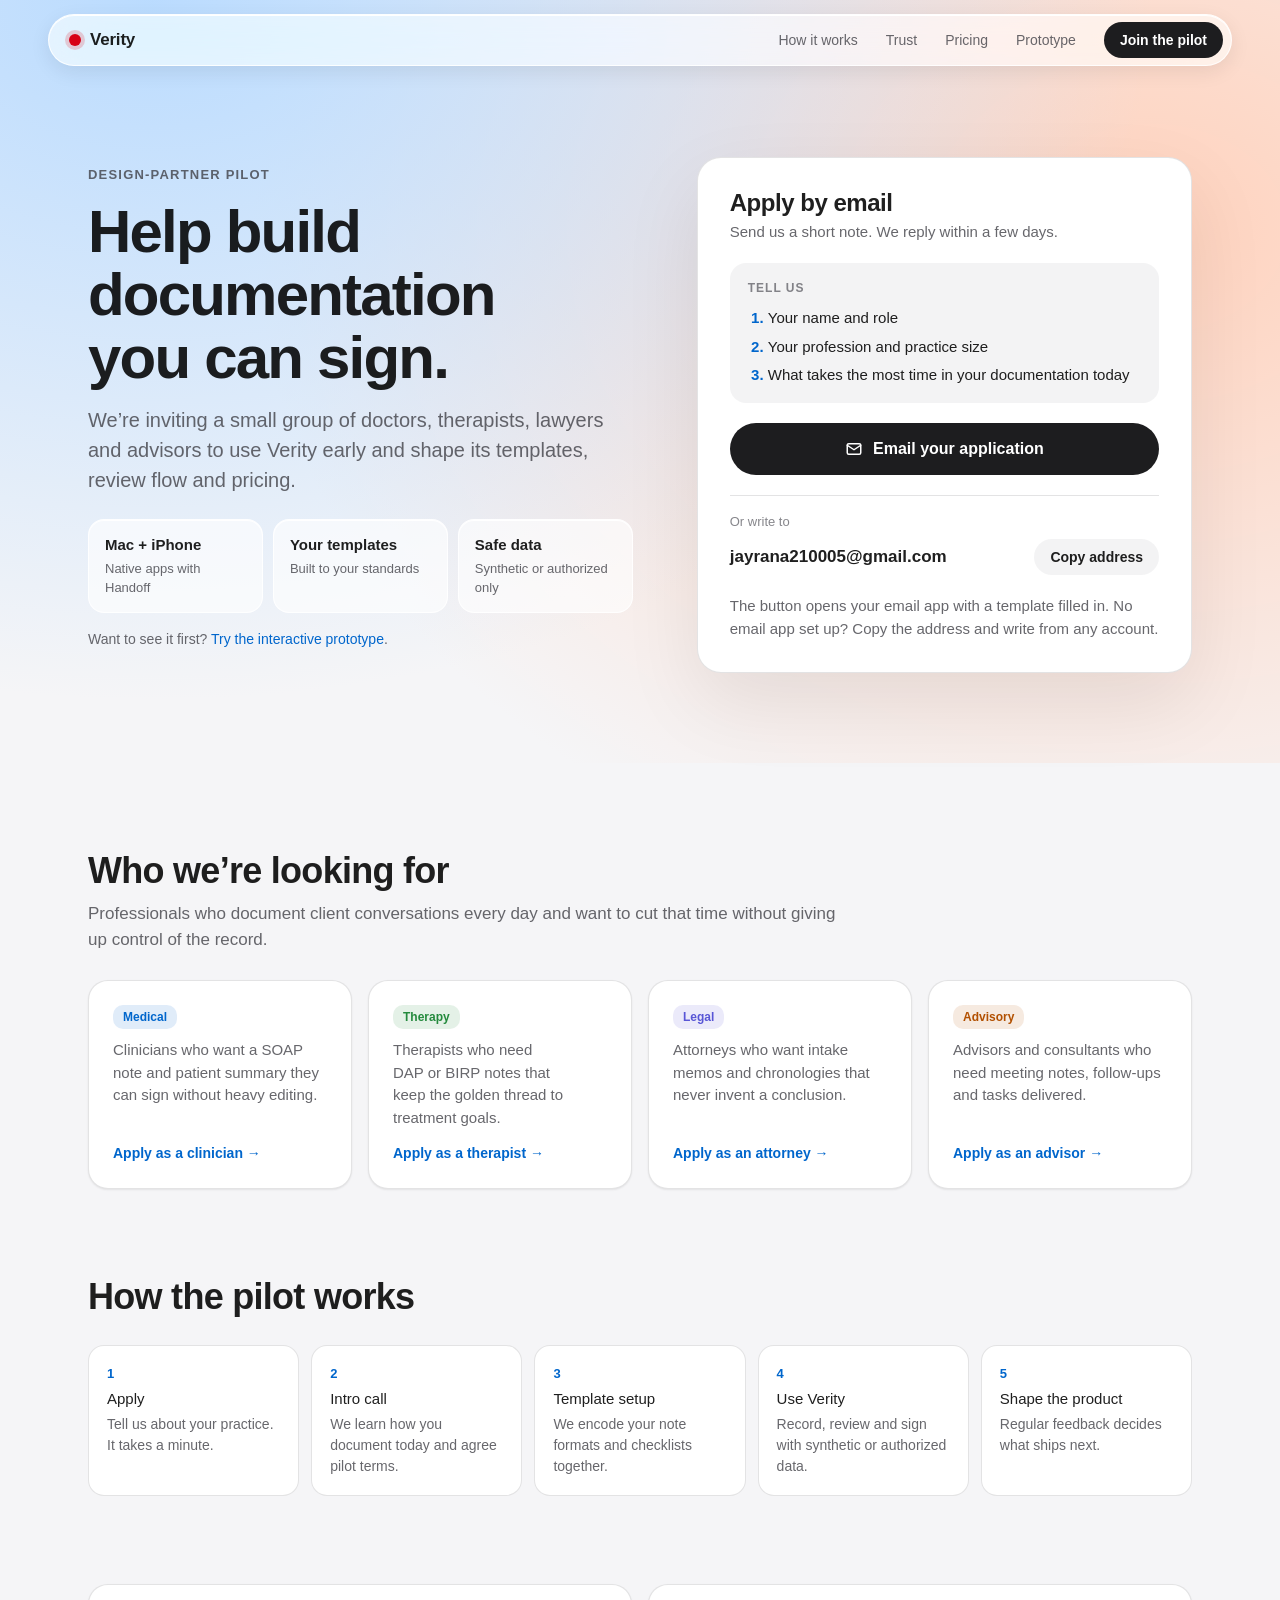
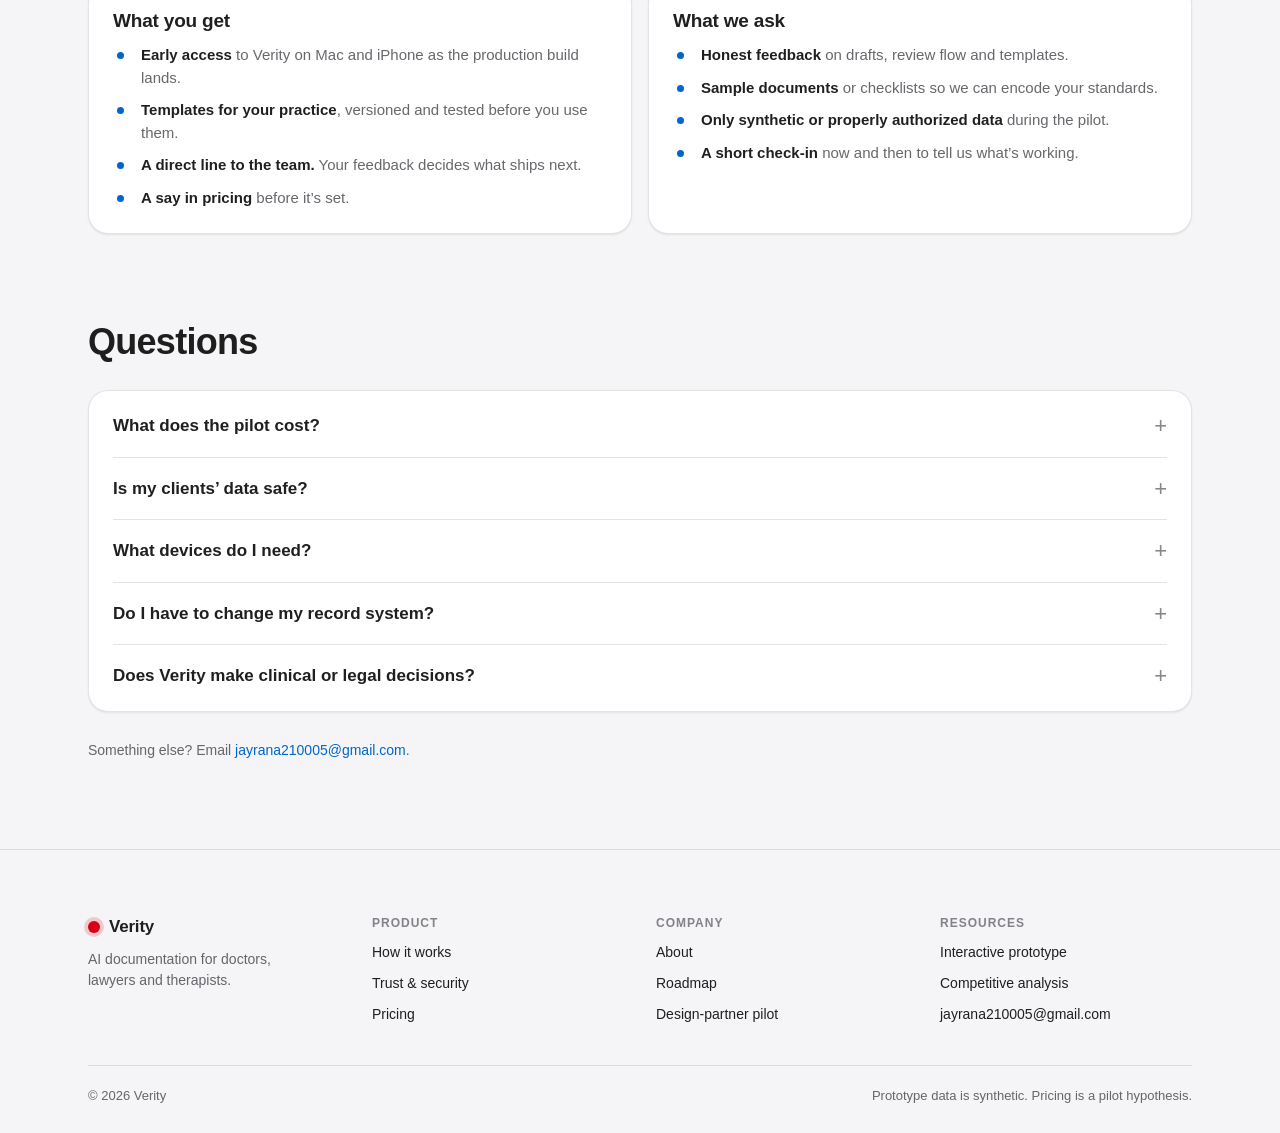
<file: pilot.html>
<!DOCTYPE html>
<html lang="en">
<head>
<meta charset="utf-8">
<meta name="viewport" content="width=device-width, initial-scale=1">
<title>Design-partner pilot — Verity</title>
<meta name="description" content="Apply to pilot Verity and shape its templates, review flow and pricing.">
<link rel="canonical" href="https://jayrana306.github.io/verity/pilot.html">
<meta property="og:type" content="website">
<meta property="og:site_name" content="Verity">
<meta property="og:title" content="Design-partner pilot — Verity">
<meta property="og:description" content="Apply to pilot Verity and shape its templates, review flow and pricing.">
<meta property="og:url" content="https://jayrana306.github.io/verity/pilot.html">
<meta property="og:image" content="https://jayrana306.github.io/verity/assets/og.png">
<meta property="og:image:width" content="1200">
<meta property="og:image:height" content="630">
<meta name="twitter:card" content="summary_large_image">
<meta name="twitter:image" content="https://jayrana306.github.io/verity/assets/og.png">
<meta name="theme-color" content="#f5f5f7">
<link rel="icon" href="data:image/svg+xml,%3Csvg xmlns=%22http://www.w3.org/2000/svg%22 viewBox=%220 0 64 64%22%3E%3Crect width=%2264%22 height=%2264%22 rx=%2214%22 fill=%22%23007AFF%22/%3E%3Cg stroke=%22white%22 stroke-width=%224%22 stroke-linecap=%22round%22%3E%3Cpath d=%22M20 28v8M28 20v24M36 16v32M44 26v12%22/%3E%3C/g%3E%3C/svg%3E">
<link rel="stylesheet" href="assets/site.css">
<script src="assets/site.js" defer></script>
</head>
<body>
<a class="skip" href="#main">Skip to content</a>
<nav class="nav" aria-label="Main"><div class="nav__bar"><a class="brand" href="index.html" translate="no"><span class="brand__dot" aria-hidden="true"></span>Verity</a><div class="nav__links"><a href="product.html">How it works</a><a href="trust.html">Trust</a><a href="pricing.html">Pricing</a><a href="index.html">Prototype</a></div><div class="nav__end"><a class="btn btn--ink btn--sm" href="pilot.html#apply">Join the pilot</a><details class="menu"><summary class="menu__btn" aria-label="Menu"><svg width="18" height="18" viewBox="0 0 18 18" aria-hidden="true"><path d="M2 5h14M2 9h14M2 13h14" stroke="currentColor" stroke-width="1.8" stroke-linecap="round"/></svg></summary><div class="menu__panel"><a href="product.html">How it works</a><a href="trust.html">Trust</a><a href="pricing.html">Pricing</a><a href="index.html">Prototype</a><a href="company.html">About</a><a href="compare.html">Competitive analysis</a></div></details></div></div></nav>
<main id="main">
<header class="hero"><div class="hero__inner split"><div class="split__copy"><div class="eyebrow">Design-partner pilot</div><h1>Help build documentation you can sign.</h1><p class="lede">We’re inviting a small group of doctors, therapists, lawyers and advisors to use Verity early and shape its templates, review flow and pricing.</p><ul class="facts"><li><b>Mac + iPhone</b><span>Native apps with Handoff</span></li><li><b>Your templates</b><span>Built to your standards</span></li><li><b>Safe data</b><span>Synthetic or authorized only</span></li></ul><p class="small muted">Want to see it first? <a href="index.html">Try the interactive prototype</a>.</p></div>
<div class="apply card" id="apply">
  <div class="apply__head">
    <h2 class="apply__title">Apply by email</h2>
    <p class="small muted">Send us a short note. We reply within a few days.</p>
  </div>
  <p class="plan-pill" id="plan-pill" hidden>Interested in the <b id="plan-name"></b> plan · <a href="pricing.html">change</a></p>
  <div class="include">
    <div class="include__title">Tell us</div>
    <ol class="include__list">
      <li>Your name and role</li>
      <li>Your profession and practice size</li>
      <li>What takes the most time in your documentation today</li>
    </ol>
  </div>
  <a class="btn btn--ink apply__submit" id="apply-mail" href="mailto:jayrana210005@gmail.com?subject=Verity%20pilot%20application&body=Hi%20Verity%20team%2C%0A%0AI%27d%20like%20to%20join%20the%20design-partner%20pilot.%0A%0AName%3A%0ARole%20/%20profession%3A%0APractice%20or%20firm%3A%0APractice%20size%3A%0AWhat%20takes%20the%20most%20time%20in%20my%20documentation%20today%3A%0A%0AThanks%21"><svg width="18" height="18" viewBox="0 0 24 24" aria-hidden="true" fill="none" stroke="currentColor" stroke-width="2" stroke-linecap="round" stroke-linejoin="round"><rect x="3" y="5" width="18" height="14" rx="2"/><path d="m3 7 9 6 9-6"/></svg>Email your application</a>
  <div class="address">
    <span class="address__label">Or write to</span>
    <div class="address__row">
      <a class="address__email" href="mailto:jayrana210005@gmail.com">jayrana210005@gmail.com</a>
      <button class="btn btn--sm" type="button" id="copy-email" data-email="jayrana210005@gmail.com">Copy address</button>
    </div>
    <p class="form__status" id="copy-status" role="status" aria-live="polite"></p>
  </div>
  <p class="note">The button opens your email app with a template filled in. No email app set up? Copy the address and write from any account.</p>
</div>
</div></header><section class="section"><div class="section__head"><h2>Who we’re looking for</h2><p>Professionals who document client conversations every day and want to cut that time without giving up control of the record.</p></div><div class="grid"><article class="card"><span class="tag tag--blue">Medical</span><p>Clinicians who want a SOAP note and patient summary they can sign without heavy editing.</p><a class="card__link" href="pilot.html?profession=Medical#apply">Apply as a clinician →</a></article><article class="card"><span class="tag tag--green">Therapy</span><p>Therapists who need DAP or BIRP notes that keep the golden thread to treatment goals.</p><a class="card__link" href="pilot.html?profession=Therapy#apply">Apply as a therapist →</a></article><article class="card"><span class="tag tag--indigo">Legal</span><p>Attorneys who want intake memos and chronologies that never invent a conclusion.</p><a class="card__link" href="pilot.html?profession=Legal#apply">Apply as an attorney →</a></article><article class="card"><span class="tag tag--orange">Advisory</span><p>Advisors and consultants who need meeting notes, follow-ups and tasks delivered.</p><a class="card__link" href="pilot.html?profession=Advisory#apply">Apply as an advisor →</a></article></div></section><section class="section"><div class="section__head"><h2>How the pilot works</h2></div><ol class="steps"><li>Apply<span>Tell us about your practice. It takes a minute.</span></li><li>Intro call<span>We learn how you document today and agree pilot terms.</span></li><li>Template setup<span>We encode your note formats and checklists together.</span></li><li>Use Verity<span>Record, review and sign with synthetic or authorized data.</span></li><li>Shape the product<span>Regular feedback decides what ships next.</span></li></ol></section><section class="section"><div class="grid grid--2"><article class="card"><h3>What you get</h3><ul class="list"><li><span><b>Early access</b> to Verity on Mac and iPhone as the production build lands.</span></li><li><span><b>Templates for your practice</b>, versioned and tested before you use them.</span></li><li><span><b>A direct line to the team.</b> Your feedback decides what ships next.</span></li><li><span><b>A say in pricing</b> before it’s set.</span></li></ul></article><article class="card"><h3>What we ask</h3><ul class="list"><li><span><b>Honest feedback</b> on drafts, review flow and templates.</span></li><li><span><b>Sample documents</b> or checklists so we can encode your standards.</span></li><li><span><b>Only synthetic or properly authorized data</b> during the pilot.</span></li><li><span><b>A short check-in</b> now and then to tell us what’s working.</span></li></ul></article></div></section><section class="section"><div class="section__head"><h2>Questions</h2></div><div class="card faq-list"><details class="faq"><summary>What does the pilot cost?</summary><p>Pilot terms are agreed on the intro call. Our planned plans are listed on the <a href="pricing.html">pricing page</a>, and they’re still hypotheses: design partners help us set them.</p></details><details class="faq"><summary>Is my clients’ data safe?</summary><p>Pilots start with synthetic or properly authorized data only. Verity is designed around all-party consent, no training on customer data, configurable retention and a full audit trail. See <a href="trust.html">Trust &amp; security</a>.</p></details><details class="faq"><summary>What devices do I need?</summary><p>A Mac running macOS 26, and optionally an iPhone running iOS 26 to start recordings on the go.</p></details><details class="faq"><summary>Do I have to change my record system?</summary><p>No. Approved documents are delivered to your EHR, practice-management or matter system.</p></details><details class="faq"><summary>Does Verity make clinical or legal decisions?</summary><p>No. Verity documents what was said. The professional reviews, decides and signs.</p></details></div><p class="small muted">Something else? Email <a href="mailto:jayrana210005@gmail.com">jayrana210005@gmail.com</a>.</p></section>
<script>
(function () {
  var TO = "jayrana210005@gmail.com";
  var PLANS = ["Starter", "Professional", "Team"];
  var PROFESSIONS = ["Medical", "Therapy", "Legal", "Advisory"];
  var BODY = "Hi Verity team,\n\nI'd like to join the design-partner pilot.\n\nName:\nRole / profession:\nPractice or firm:\nPractice size:\nWhat takes the most time in my documentation today:\n\nThanks!";

  // Personalise the email from ?plan= and ?profession= (allow-listed values only).
  var q = new URLSearchParams(location.search);
  var plan = PLANS.indexOf(q.get("plan")) >= 0 ? q.get("plan") : "";
  var prof = PROFESSIONS.indexOf(q.get("profession")) >= 0 ? q.get("profession") : "";
  if (plan || prof) {
    var subject = "Verity pilot application" + (prof ? " — " + prof : "") + (plan ? " (" + plan + " plan)" : "");
    var body = BODY
      .replace("Role / profession:", "Role / profession:" + (prof ? " " + prof : ""))
      .replace("Thanks!", (plan ? "Plan I'm interested in: " + plan + "\n\n" : "") + "Thanks!");
    document.getElementById("apply-mail").href =
      "mailto:" + TO + "?subject=" + encodeURIComponent(subject) + "&body=" + encodeURIComponent(body);
  }
  if (plan) {
    document.getElementById("plan-name").textContent = plan;
    document.getElementById("plan-pill").hidden = false;
  }

  // Copy address, with a fallback for browsers without the async Clipboard API.
  var btn = document.getElementById("copy-email");
  var status = document.getElementById("copy-status");
  function done(ok) {
    status.textContent = ok ? "Address copied." : "Couldn’t copy — select the address above instead.";
    btn.textContent = ok ? "Copied" : "Copy address";
    if (ok) setTimeout(function () { btn.textContent = "Copy address"; status.textContent = ""; }, 2500);
  }
  function legacyCopy(text) {
    var t = document.createElement("textarea");
    t.value = text; t.setAttribute("readonly", ""); t.style.position = "fixed"; t.style.opacity = "0";
    document.body.appendChild(t); t.select();
    var ok = false;
    try { ok = document.execCommand("copy"); } catch (e) { ok = false; }
    t.remove();
    return ok;
  }
  btn.addEventListener("click", function () {
    var text = btn.getAttribute("data-email");
    if (navigator.clipboard && window.isSecureContext) {
      navigator.clipboard.writeText(text).then(function () { done(true); }, function () { done(legacyCopy(text)); });
    } else {
      done(legacyCopy(text));
    }
  });
})();
</script>

</main>
<footer class="footer"><div class="footer__inner"><div class="footer__cols"><div class="footer__col"><a class="brand" href="index.html" translate="no"><span class="brand__dot" aria-hidden="true"></span>Verity</a><div class="footer__tag">AI documentation for doctors, lawyers and therapists.</div></div><div class="footer__col"><div class="footer__title">Product</div><a href="product.html">How it works</a><a href="trust.html">Trust &amp; security</a><a href="pricing.html">Pricing</a></div><div class="footer__col"><div class="footer__title">Company</div><a href="company.html">About</a><a href="company.html#roadmap">Roadmap</a><a href="pilot.html">Design-partner pilot</a></div><div class="footer__col"><div class="footer__title">Resources</div><a href="index.html">Interactive prototype</a><a href="compare.html">Competitive analysis</a><a href="mailto:jayrana210005@gmail.com">jayrana210005@gmail.com</a></div></div><div class="footer__base"><span>© 2026 Verity</span><span>Prototype data is synthetic. Pricing is a pilot hypothesis.</span></div></div></footer>
</body>
</html>
</file>
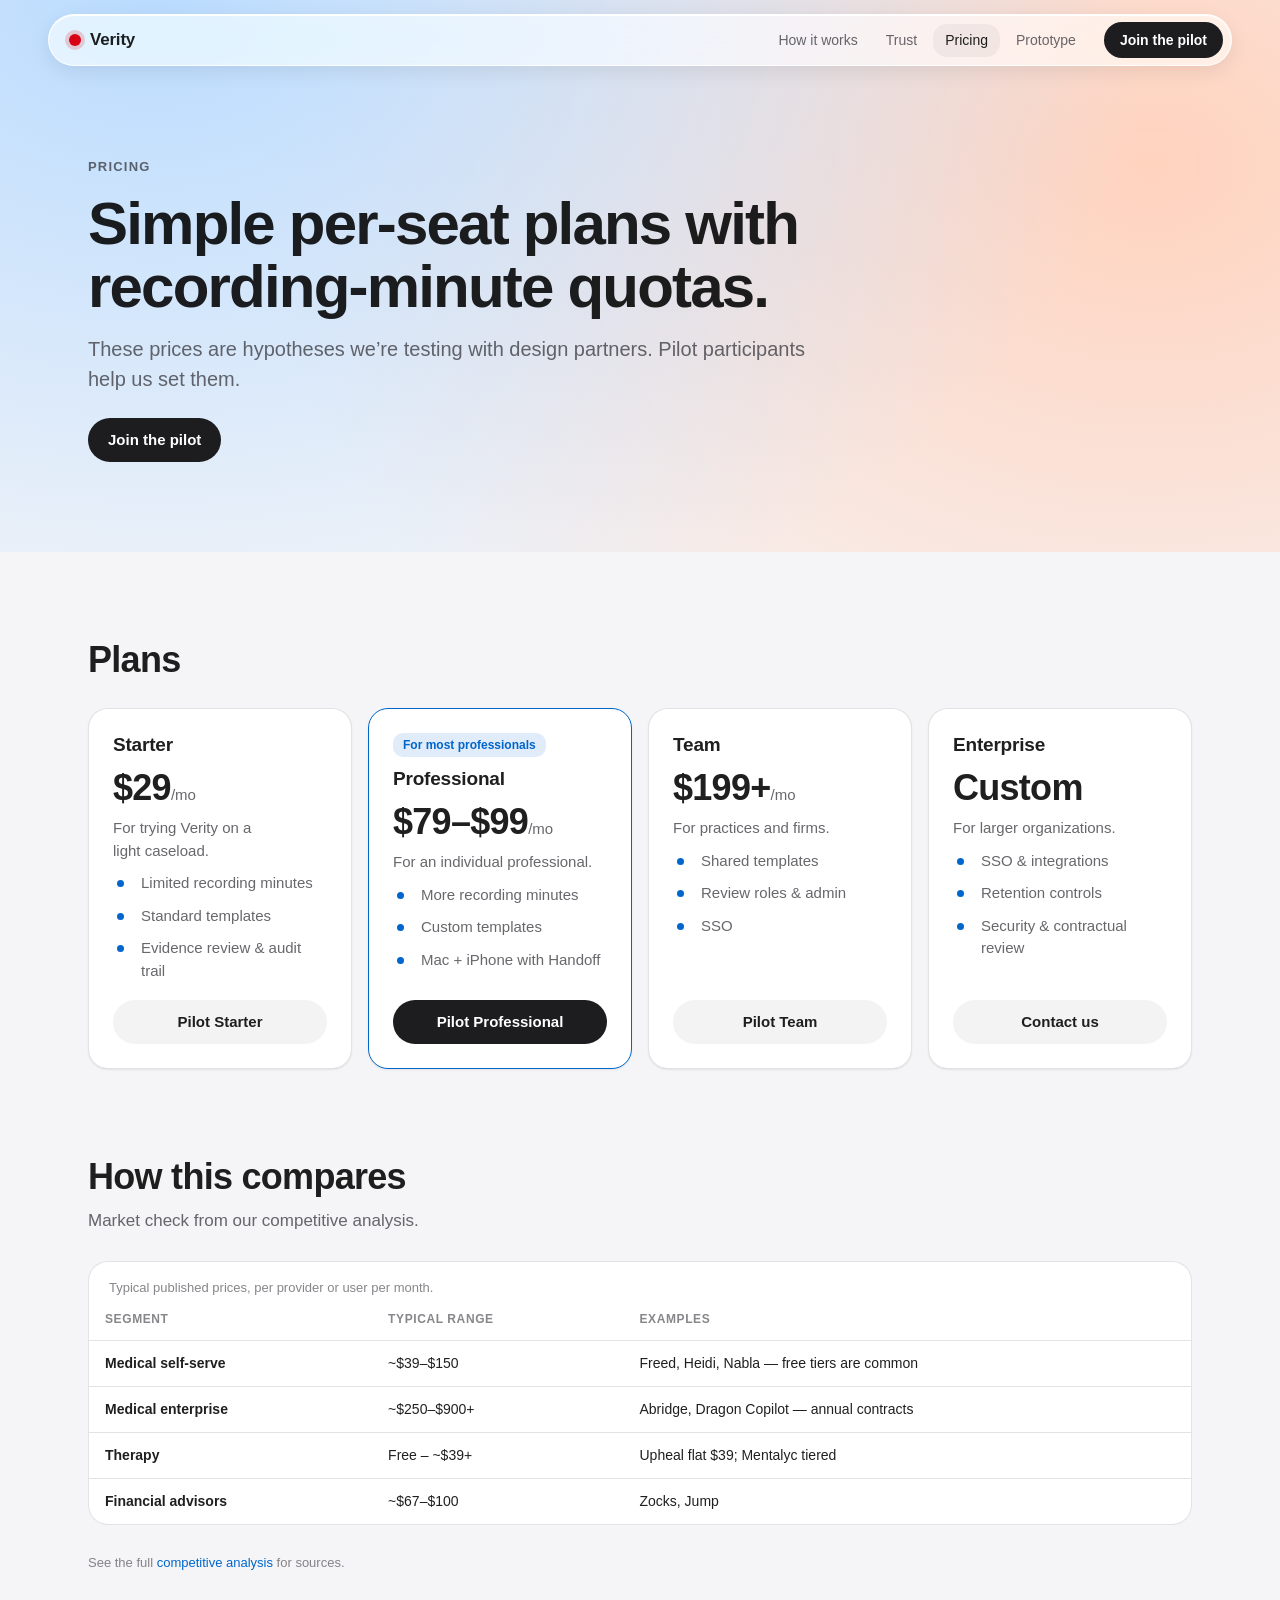
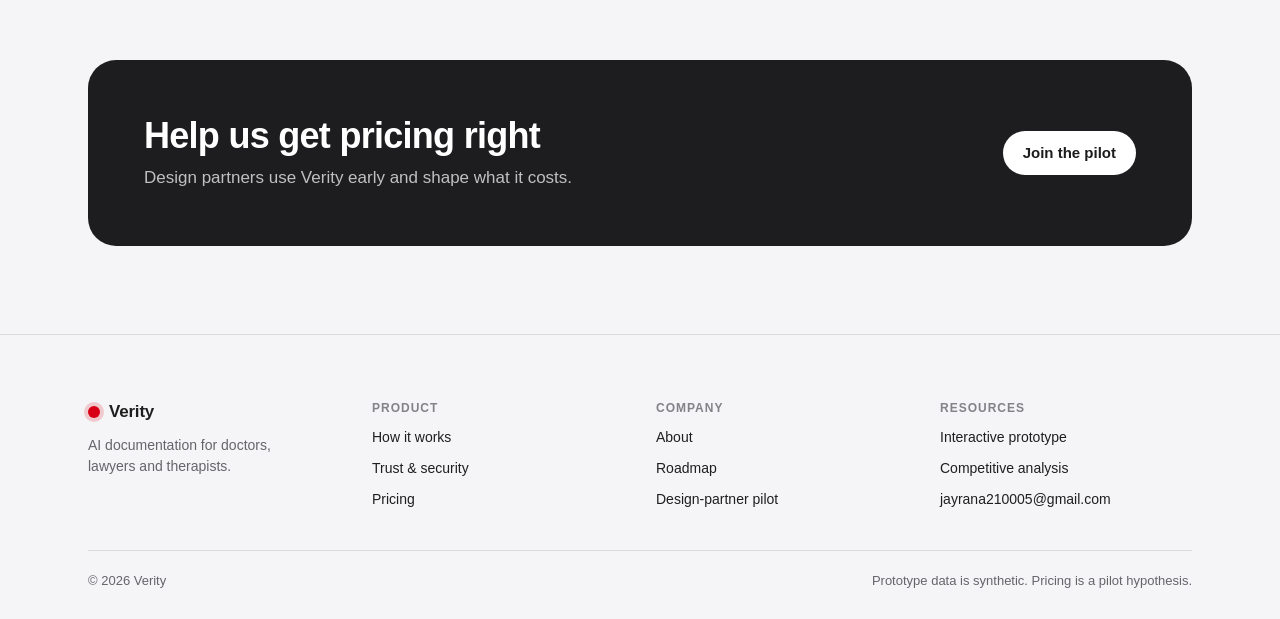
<file: pricing.html>
<!DOCTYPE html>
<html lang="en">
<head>
<meta charset="utf-8">
<meta name="viewport" content="width=device-width, initial-scale=1">
<title>Pricing — Verity</title>
<meta name="description" content="Per-seat Verity plans with recording-minute quotas, from Starter to Enterprise.">
<link rel="canonical" href="https://jayrana306.github.io/verity/pricing.html">
<meta property="og:type" content="website">
<meta property="og:site_name" content="Verity">
<meta property="og:title" content="Pricing — Verity">
<meta property="og:description" content="Per-seat Verity plans with recording-minute quotas, from Starter to Enterprise.">
<meta property="og:url" content="https://jayrana306.github.io/verity/pricing.html">
<meta property="og:image" content="https://jayrana306.github.io/verity/assets/og.png">
<meta property="og:image:width" content="1200">
<meta property="og:image:height" content="630">
<meta name="twitter:card" content="summary_large_image">
<meta name="twitter:image" content="https://jayrana306.github.io/verity/assets/og.png">
<meta name="theme-color" content="#f5f5f7">
<link rel="icon" href="data:image/svg+xml,%3Csvg xmlns=%22http://www.w3.org/2000/svg%22 viewBox=%220 0 64 64%22%3E%3Crect width=%2264%22 height=%2264%22 rx=%2214%22 fill=%22%23007AFF%22/%3E%3Cg stroke=%22white%22 stroke-width=%224%22 stroke-linecap=%22round%22%3E%3Cpath d=%22M20 28v8M28 20v24M36 16v32M44 26v12%22/%3E%3C/g%3E%3C/svg%3E">
<link rel="stylesheet" href="assets/site.css">
<script src="assets/site.js" defer></script>
</head>
<body>
<a class="skip" href="#main">Skip to content</a>
<nav class="nav" aria-label="Main"><div class="nav__bar"><a class="brand" href="index.html" translate="no"><span class="brand__dot" aria-hidden="true"></span>Verity</a><div class="nav__links"><a href="product.html">How it works</a><a href="trust.html">Trust</a><a href="pricing.html" aria-current="page">Pricing</a><a href="index.html">Prototype</a></div><div class="nav__end"><a class="btn btn--ink btn--sm" href="pilot.html#apply">Join the pilot</a><details class="menu"><summary class="menu__btn" aria-label="Menu"><svg width="18" height="18" viewBox="0 0 18 18" aria-hidden="true"><path d="M2 5h14M2 9h14M2 13h14" stroke="currentColor" stroke-width="1.8" stroke-linecap="round"/></svg></summary><div class="menu__panel"><a href="product.html">How it works</a><a href="trust.html">Trust</a><a href="pricing.html" aria-current="page">Pricing</a><a href="index.html">Prototype</a><a href="company.html">About</a><a href="compare.html">Competitive analysis</a></div></details></div></div></nav>
<main id="main">
<header class="hero"><div class="hero__inner"><div class="eyebrow">Pricing</div><h1>Simple per-seat plans with recording-minute quotas.</h1><p class="lede">These prices are hypotheses we’re testing with design partners. Pilot participants help us set them.</p><div class="actions"><a class="btn btn--ink" href="pilot.html">Join the pilot</a></div></div></header><section class="section"><div class="section__head"><h2>Plans</h2></div><div class="grid"><article class="card"><h3>Starter</h3><div class="price">$29<small>/mo</small></div><p>For trying Verity on a light caseload.</p><ul class="list"><li><span>Limited recording minutes</span></li><li><span>Standard templates</span></li><li><span>Evidence review &amp; audit trail</span></li></ul><a class="btn plan__cta" href="pilot.html?plan=Starter#apply">Pilot Starter</a></article><article class="card card--feature"><span class="tag tag--blue">For most professionals</span><h3>Professional</h3><div class="price">$79–$99<small>/mo</small></div><p>For an individual professional.</p><ul class="list"><li><span>More recording minutes</span></li><li><span>Custom templates</span></li><li><span>Mac + iPhone with Handoff</span></li></ul><a class="btn btn--ink plan__cta" href="pilot.html?plan=Professional#apply">Pilot Professional</a></article><article class="card"><h3>Team</h3><div class="price">$199+<small>/mo</small></div><p>For practices and firms.</p><ul class="list"><li><span>Shared templates</span></li><li><span>Review roles &amp; admin</span></li><li><span>SSO</span></li></ul><a class="btn plan__cta" href="pilot.html?plan=Team#apply">Pilot Team</a></article><article class="card"><h3>Enterprise</h3><div class="price">Custom<small></small></div><p>For larger organizations.</p><ul class="list"><li><span>SSO &amp; integrations</span></li><li><span>Retention controls</span></li><li><span>Security &amp; contractual review</span></li></ul><a class="btn plan__cta" href="mailto:jayrana210005@gmail.com?subject=Verity%20Enterprise">Contact us</a></article></div></section><section class="section"><div class="section__head"><h2>How this compares</h2><p>Market check from our competitive analysis.</p></div><div class="table-wrap"><table><caption>Typical published prices, per provider or user per month.</caption><thead><tr><th scope="col">Segment</th><th scope="col">Typical range</th><th scope="col">Examples</th></tr></thead><tbody><tr><th scope="row">Medical self-serve</th><td>~$39–$150</td><td>Freed, Heidi, Nabla — free tiers are common</td></tr><tr><th scope="row">Medical enterprise</th><td>~$250–$900+</td><td>Abridge, Dragon Copilot — annual contracts</td></tr><tr><th scope="row">Therapy</th><td>Free – ~$39+</td><td>Upheal flat $39; Mentalyc tiered</td></tr><tr><th scope="row">Financial advisors</th><td>~$67–$100</td><td>Zocks, Jump</td></tr></tbody></table></div><p class="note">See the full <a href="compare.html">competitive analysis</a> for sources.</p></section><section class="cta" aria-label="Call to action"><div class="cta__inner"><div><h2>Help us get pricing right</h2><p>Design partners use Verity early and shape what it costs.</p></div><a class="btn" href="pilot.html">Join the pilot</a></div></section>
</main>
<footer class="footer"><div class="footer__inner"><div class="footer__cols"><div class="footer__col"><a class="brand" href="index.html" translate="no"><span class="brand__dot" aria-hidden="true"></span>Verity</a><div class="footer__tag">AI documentation for doctors, lawyers and therapists.</div></div><div class="footer__col"><div class="footer__title">Product</div><a href="product.html">How it works</a><a href="trust.html">Trust &amp; security</a><a href="pricing.html">Pricing</a></div><div class="footer__col"><div class="footer__title">Company</div><a href="company.html">About</a><a href="company.html#roadmap">Roadmap</a><a href="pilot.html">Design-partner pilot</a></div><div class="footer__col"><div class="footer__title">Resources</div><a href="index.html">Interactive prototype</a><a href="compare.html">Competitive analysis</a><a href="mailto:jayrana210005@gmail.com">jayrana210005@gmail.com</a></div></div><div class="footer__base"><span>© 2026 Verity</span><span>Prototype data is synthetic. Pricing is a pilot hypothesis.</span></div></div></footer>
</body>
</html>
</file>
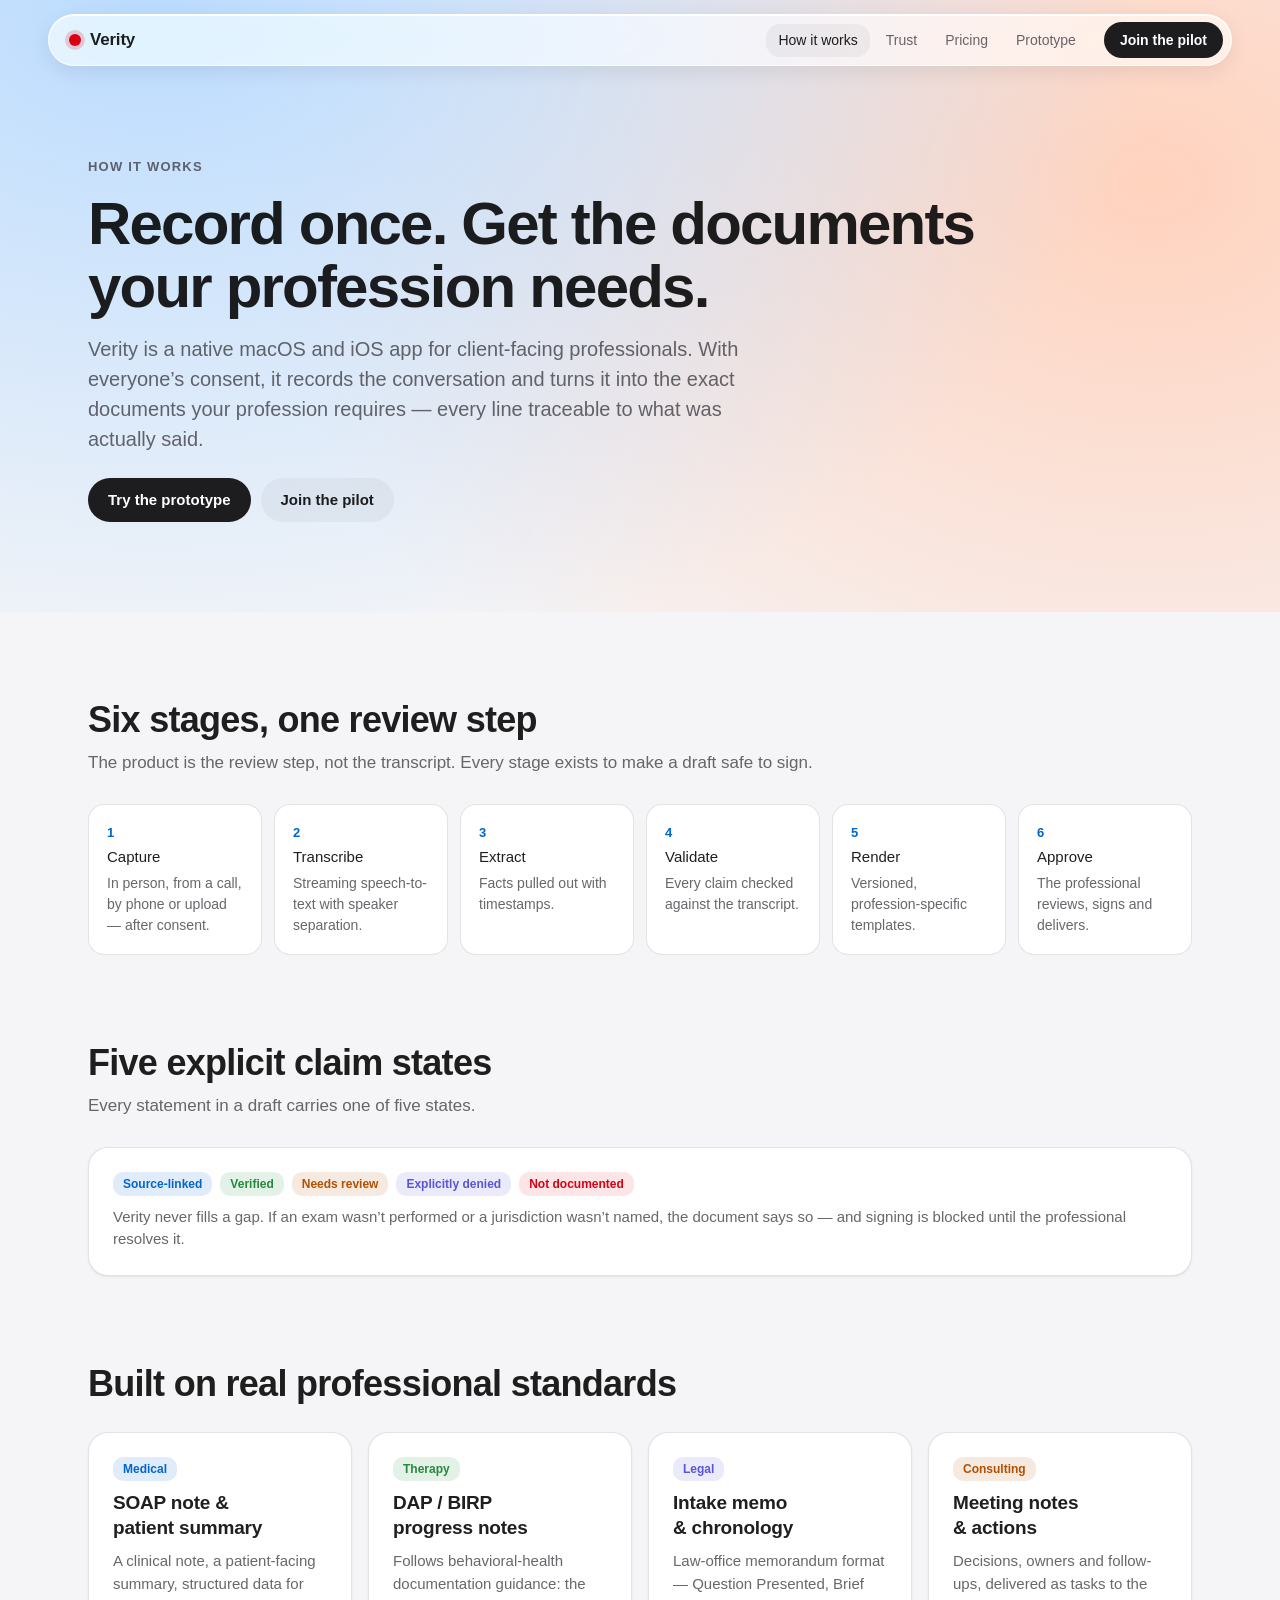
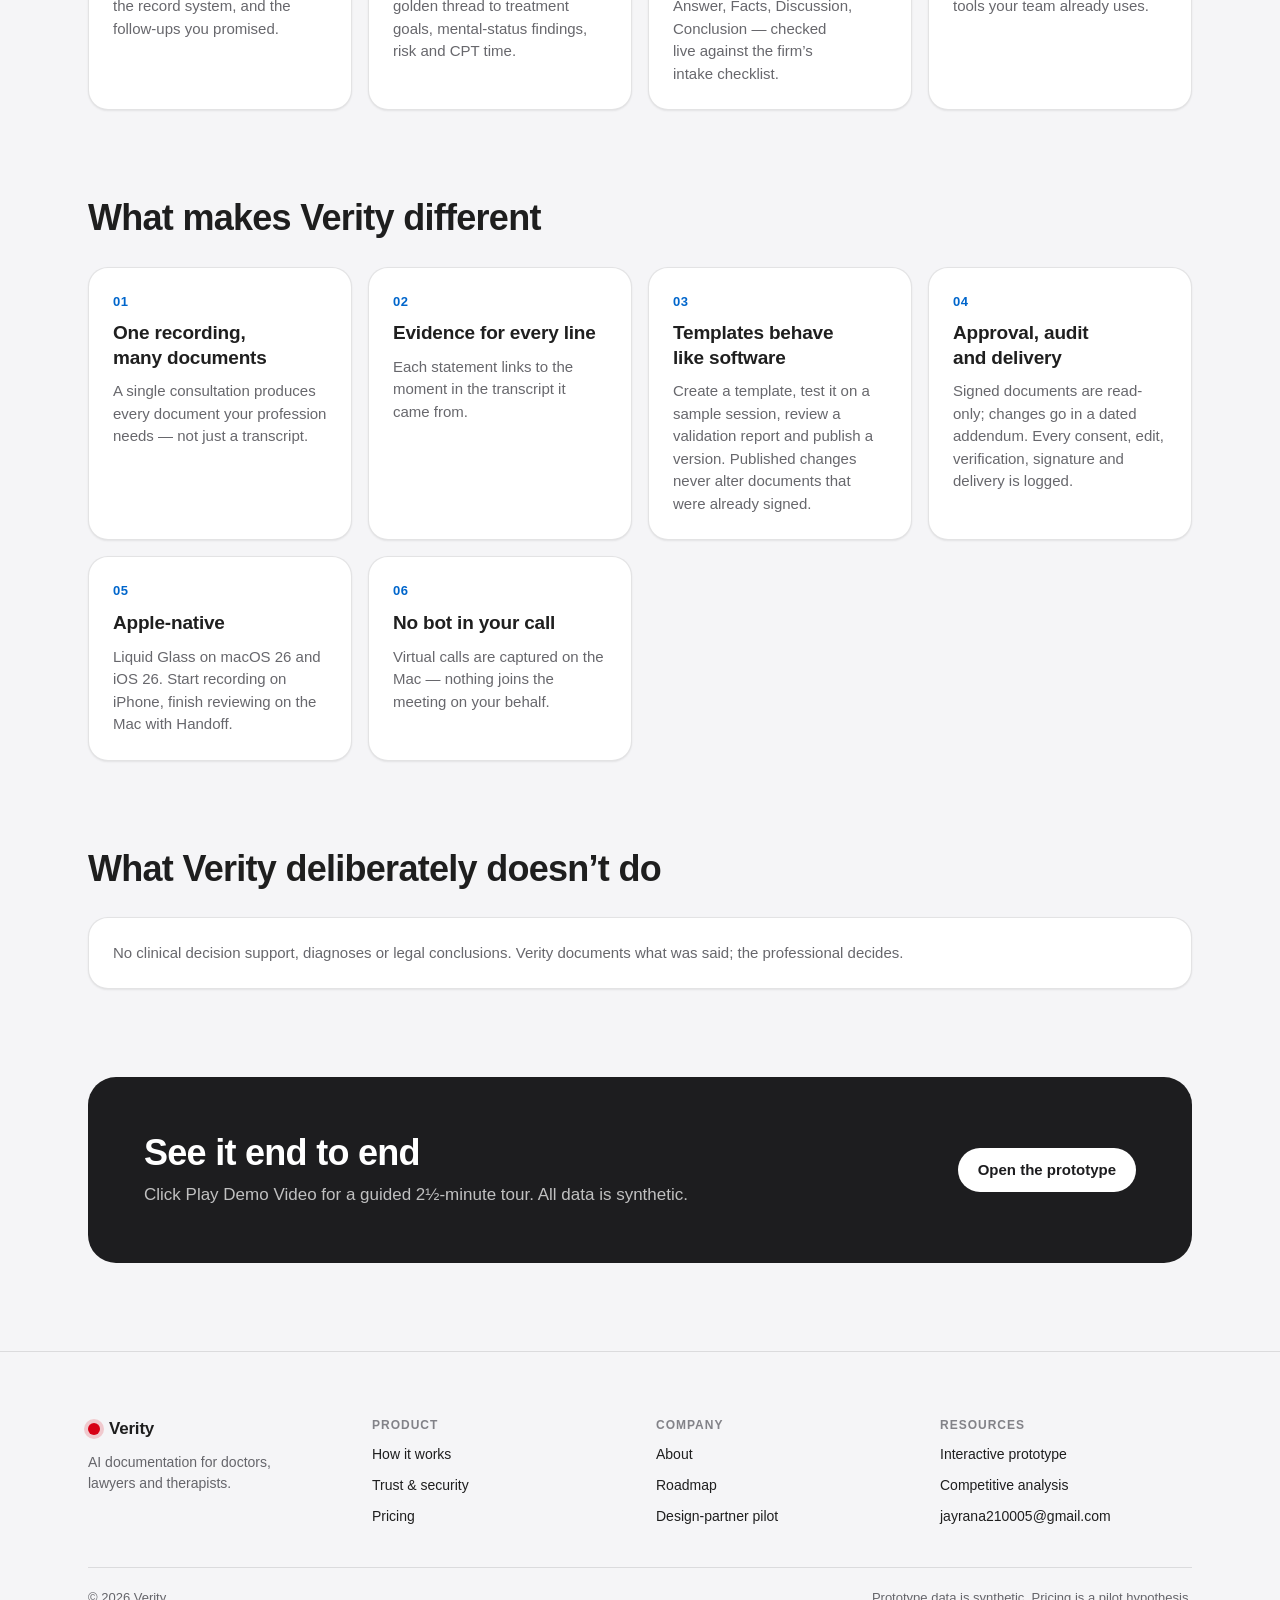
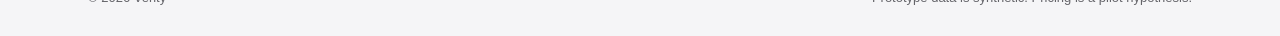
<file: product.html>
<!DOCTYPE html>
<html lang="en">
<head>
<meta charset="utf-8">
<meta name="viewport" content="width=device-width, initial-scale=1">
<title>How it works — Verity</title>
<meta name="description" content="How Verity turns one consented recording into every document your profession needs, with evidence for every line.">
<link rel="canonical" href="https://jayrana306.github.io/verity/product.html">
<meta property="og:type" content="website">
<meta property="og:site_name" content="Verity">
<meta property="og:title" content="How it works — Verity">
<meta property="og:description" content="How Verity turns one consented recording into every document your profession needs, with evidence for every line.">
<meta property="og:url" content="https://jayrana306.github.io/verity/product.html">
<meta property="og:image" content="https://jayrana306.github.io/verity/assets/og.png">
<meta property="og:image:width" content="1200">
<meta property="og:image:height" content="630">
<meta name="twitter:card" content="summary_large_image">
<meta name="twitter:image" content="https://jayrana306.github.io/verity/assets/og.png">
<meta name="theme-color" content="#f5f5f7">
<link rel="icon" href="data:image/svg+xml,%3Csvg xmlns=%22http://www.w3.org/2000/svg%22 viewBox=%220 0 64 64%22%3E%3Crect width=%2264%22 height=%2264%22 rx=%2214%22 fill=%22%23007AFF%22/%3E%3Cg stroke=%22white%22 stroke-width=%224%22 stroke-linecap=%22round%22%3E%3Cpath d=%22M20 28v8M28 20v24M36 16v32M44 26v12%22/%3E%3C/g%3E%3C/svg%3E">
<link rel="stylesheet" href="assets/site.css">
<script src="assets/site.js" defer></script>
</head>
<body>
<a class="skip" href="#main">Skip to content</a>
<nav class="nav" aria-label="Main"><div class="nav__bar"><a class="brand" href="index.html" translate="no"><span class="brand__dot" aria-hidden="true"></span>Verity</a><div class="nav__links"><a href="product.html" aria-current="page">How it works</a><a href="trust.html">Trust</a><a href="pricing.html">Pricing</a><a href="index.html">Prototype</a></div><div class="nav__end"><a class="btn btn--ink btn--sm" href="pilot.html#apply">Join the pilot</a><details class="menu"><summary class="menu__btn" aria-label="Menu"><svg width="18" height="18" viewBox="0 0 18 18" aria-hidden="true"><path d="M2 5h14M2 9h14M2 13h14" stroke="currentColor" stroke-width="1.8" stroke-linecap="round"/></svg></summary><div class="menu__panel"><a href="product.html" aria-current="page">How it works</a><a href="trust.html">Trust</a><a href="pricing.html">Pricing</a><a href="index.html">Prototype</a><a href="company.html">About</a><a href="compare.html">Competitive analysis</a></div></details></div></div></nav>
<main id="main">
<header class="hero"><div class="hero__inner"><div class="eyebrow">How it works</div><h1>Record once. Get the documents your profession needs.</h1><p class="lede">Verity is a native macOS and iOS app for client-facing professionals. With everyone’s consent, it records the conversation and turns it into the exact documents your profession requires — every line traceable to what was actually said.</p><div class="actions"><a class="btn btn--ink" href="index.html">Try the prototype</a><a class="btn" href="pilot.html">Join the pilot</a></div></div></header><section class="section"><div class="section__head"><h2>Six stages, one review step</h2><p>The product is the review step, not the transcript. Every stage exists to make a draft safe to sign.</p></div><ol class="steps"><li>Capture<span>In person, from a call, by phone or upload — after consent.</span></li><li>Transcribe<span>Streaming speech-to-text with speaker separation.</span></li><li>Extract<span>Facts pulled out with timestamps.</span></li><li>Validate<span>Every claim checked against the transcript.</span></li><li>Render<span>Versioned, profession-specific templates.</span></li><li>Approve<span>The professional reviews, signs and delivers.</span></li></ol></section><section class="section"><div class="section__head"><h2>Five explicit claim states</h2><p>Every statement in a draft carries one of five states.</p></div><div class="card"><div style="display:flex;flex-wrap:wrap;gap:8px;"><span class="tag tag--blue">Source-linked</span><span class="tag tag--green">Verified</span><span class="tag tag--orange">Needs review</span><span class="tag tag--indigo">Explicitly denied</span><span class="tag tag--red">Not documented</span></div><p>Verity never fills a gap. If an exam wasn’t performed or a jurisdiction wasn’t named, the document says so — and signing is blocked until the professional resolves it.</p></div></section><section class="section"><div class="section__head"><h2>Built on real professional standards</h2></div><div class="grid"><article class="card"><span class="tag tag--blue">Medical</span><h3>SOAP note &amp; patient summary</h3><p>A clinical note, a patient-facing summary, structured data for the record system, and the follow-ups you promised.</p></article><article class="card"><span class="tag tag--green">Therapy</span><h3>DAP / BIRP progress notes</h3><p>Follows behavioral-health documentation guidance: the golden thread to treatment goals, mental-status findings, risk and CPT time.</p></article><article class="card"><span class="tag tag--indigo">Legal</span><h3>Intake memo &amp; chronology</h3><p>Law-office memorandum format — Question Presented, Brief Answer, Facts, Discussion, Conclusion — checked live against the firm’s intake checklist.</p></article><article class="card"><span class="tag tag--orange">Consulting</span><h3>Meeting notes &amp; actions</h3><p>Decisions, owners and follow-ups, delivered as tasks to the tools your team already uses.</p></article></div></section><section class="section"><div class="section__head"><h2>What makes Verity different</h2></div><div class="grid"><article class="card"><div class="card__num">01</div><h3>One recording, many documents</h3><p>A single consultation produces every document your profession needs — not just a transcript.</p></article><article class="card"><div class="card__num">02</div><h3>Evidence for every line</h3><p>Each statement links to the moment in the transcript it came from.</p></article><article class="card"><div class="card__num">03</div><h3>Templates behave like software</h3><p>Create a template, test it on a sample session, review a validation report and publish a version. Published changes never alter documents that were already signed.</p></article><article class="card"><div class="card__num">04</div><h3>Approval, audit and delivery</h3><p>Signed documents are read-only; changes go in a dated addendum. Every consent, edit, verification, signature and delivery is logged.</p></article><article class="card"><div class="card__num">05</div><h3>Apple-native</h3><p>Liquid Glass on macOS 26 and iOS 26. Start recording on iPhone, finish reviewing on the Mac with Handoff.</p></article><article class="card"><div class="card__num">06</div><h3>No bot in your call</h3><p>Virtual calls are captured on the Mac — nothing joins the meeting on your behalf.</p></article></div></section><section class="section"><div class="section__head"><h2>What Verity deliberately doesn’t do</h2></div><div class="card"><p>No clinical decision support, diagnoses or legal conclusions. Verity documents what was said; the professional decides.</p></div></section><section class="cta" aria-label="Call to action"><div class="cta__inner"><div><h2>See it end to end</h2><p>Click Play Demo Video for a guided 2½-minute tour. All data is synthetic.</p></div><a class="btn" href="index.html">Open the prototype</a></div></section>
</main>
<footer class="footer"><div class="footer__inner"><div class="footer__cols"><div class="footer__col"><a class="brand" href="index.html" translate="no"><span class="brand__dot" aria-hidden="true"></span>Verity</a><div class="footer__tag">AI documentation for doctors, lawyers and therapists.</div></div><div class="footer__col"><div class="footer__title">Product</div><a href="product.html">How it works</a><a href="trust.html">Trust &amp; security</a><a href="pricing.html">Pricing</a></div><div class="footer__col"><div class="footer__title">Company</div><a href="company.html">About</a><a href="company.html#roadmap">Roadmap</a><a href="pilot.html">Design-partner pilot</a></div><div class="footer__col"><div class="footer__title">Resources</div><a href="index.html">Interactive prototype</a><a href="compare.html">Competitive analysis</a><a href="mailto:jayrana210005@gmail.com">jayrana210005@gmail.com</a></div></div><div class="footer__base"><span>© 2026 Verity</span><span>Prototype data is synthetic. Pricing is a pilot hypothesis.</span></div></div></footer>
</body>
</html>
</file>
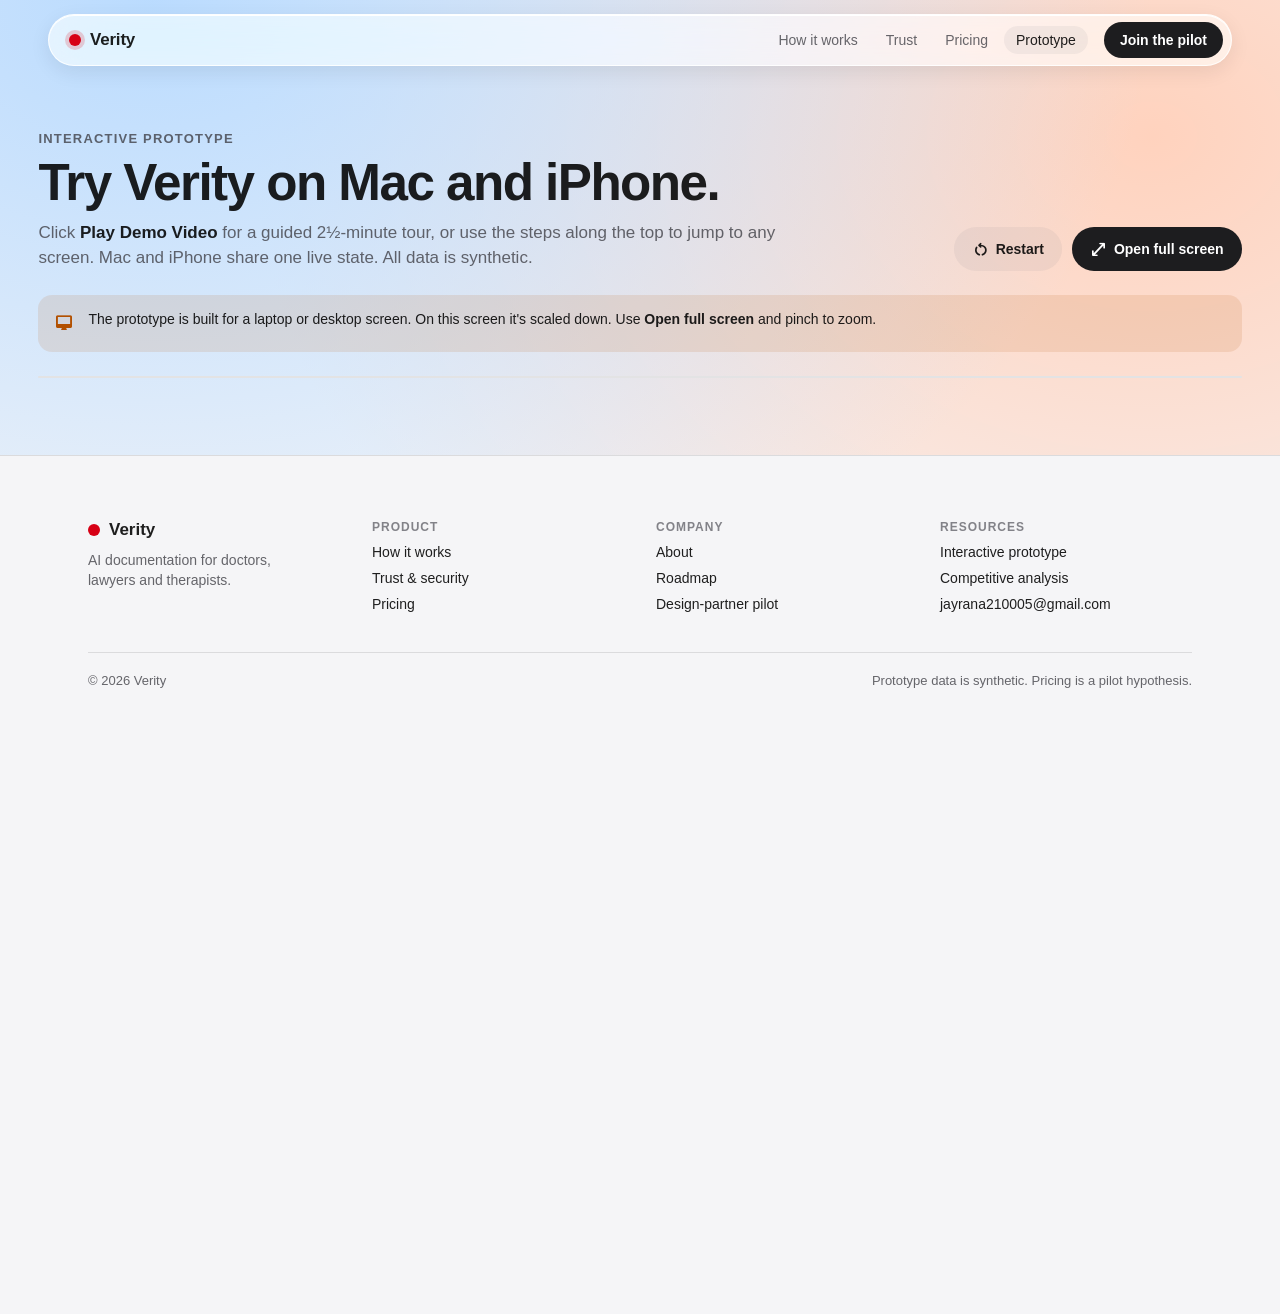
<file: prototype.html>
<!DOCTYPE html>
<html lang="en">
<head>
<meta charset="utf-8">
<title>Interactive prototype — Verity</title>
<link rel="canonical" href="https://jayrana306.github.io/verity/">
<meta name="robots" content="noindex">
<meta http-equiv="refresh" content="0; url=./">
<script>location.replace("./" + location.hash);</script>
</head>
<body><p><a href="./">Open the Verity interactive prototype</a></p></body>
</html>
</file>
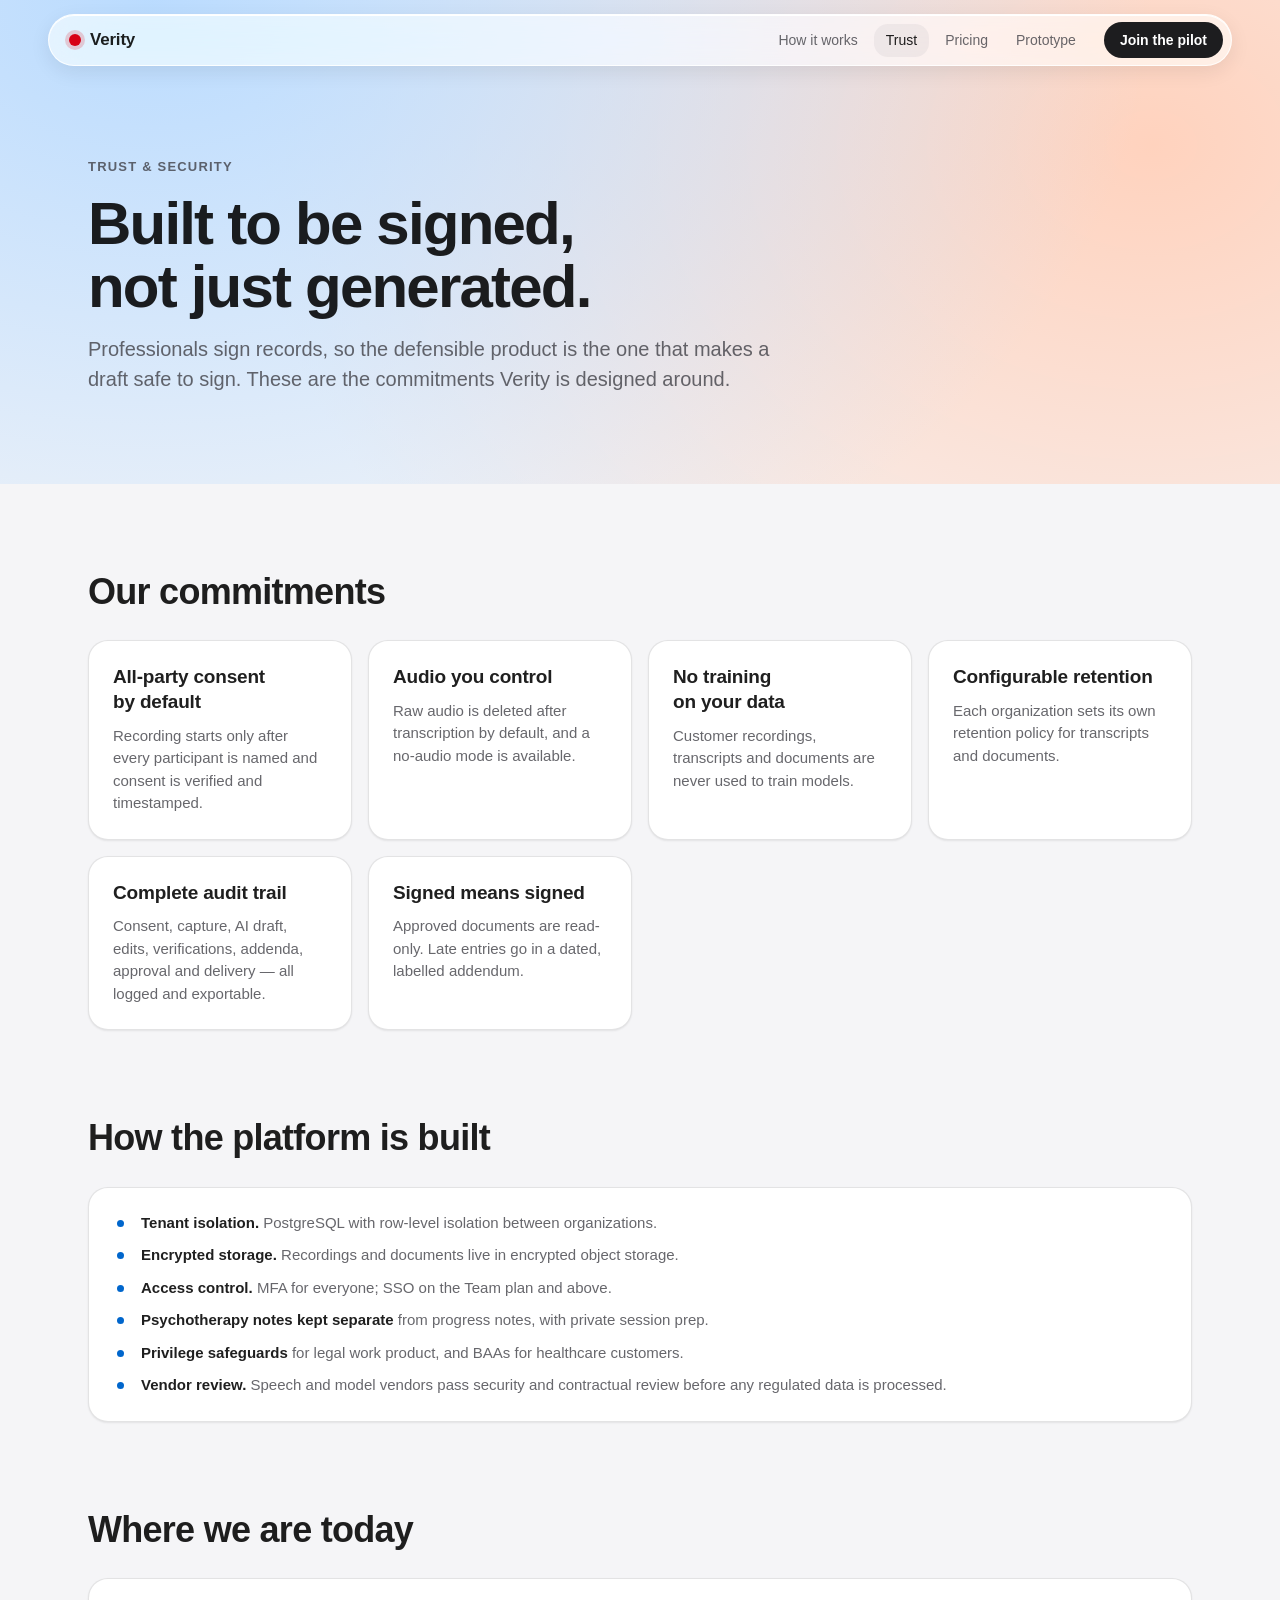
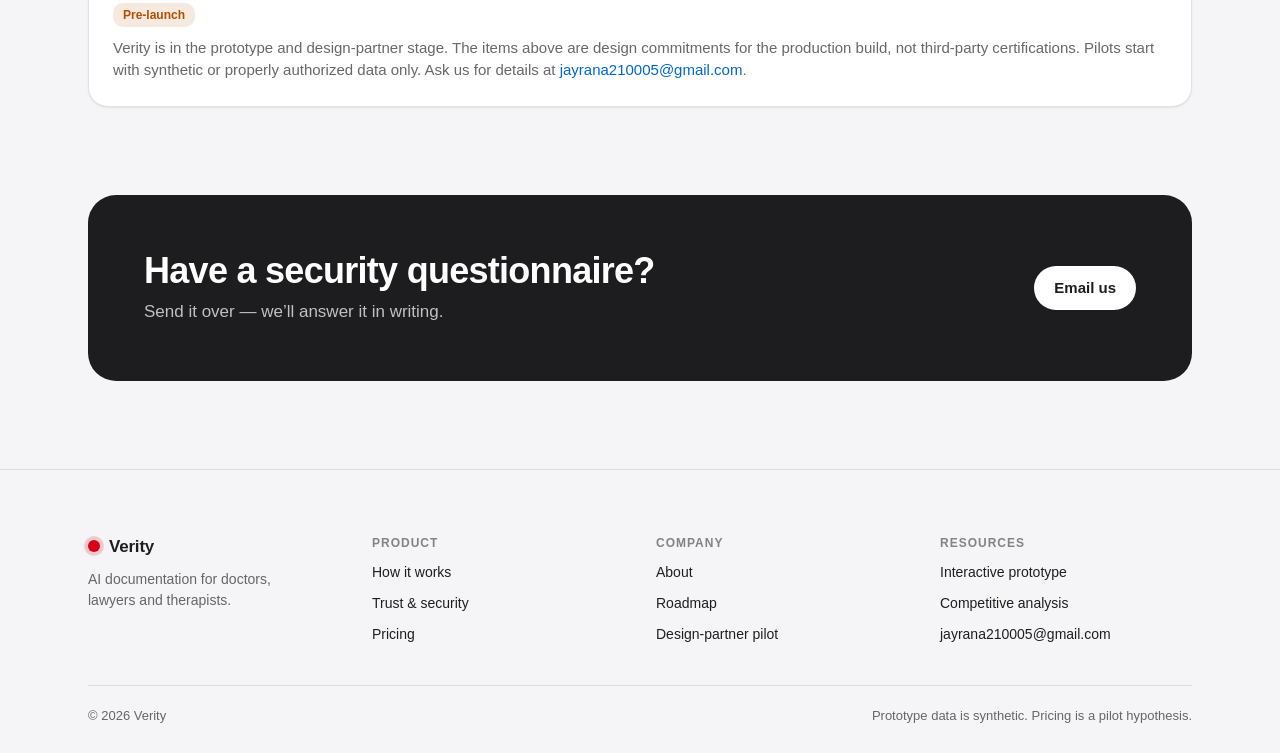
<file: trust.html>
<!DOCTYPE html>
<html lang="en">
<head>
<meta charset="utf-8">
<meta name="viewport" content="width=device-width, initial-scale=1">
<title>Trust &amp; security — Verity</title>
<meta name="description" content="Consent by default, audio you control, no training on your data, and a complete audit trail.">
<link rel="canonical" href="https://jayrana306.github.io/verity/trust.html">
<meta property="og:type" content="website">
<meta property="og:site_name" content="Verity">
<meta property="og:title" content="Trust &amp; security — Verity">
<meta property="og:description" content="Consent by default, audio you control, no training on your data, and a complete audit trail.">
<meta property="og:url" content="https://jayrana306.github.io/verity/trust.html">
<meta property="og:image" content="https://jayrana306.github.io/verity/assets/og.png">
<meta property="og:image:width" content="1200">
<meta property="og:image:height" content="630">
<meta name="twitter:card" content="summary_large_image">
<meta name="twitter:image" content="https://jayrana306.github.io/verity/assets/og.png">
<meta name="theme-color" content="#f5f5f7">
<link rel="icon" href="data:image/svg+xml,%3Csvg xmlns=%22http://www.w3.org/2000/svg%22 viewBox=%220 0 64 64%22%3E%3Crect width=%2264%22 height=%2264%22 rx=%2214%22 fill=%22%23007AFF%22/%3E%3Cg stroke=%22white%22 stroke-width=%224%22 stroke-linecap=%22round%22%3E%3Cpath d=%22M20 28v8M28 20v24M36 16v32M44 26v12%22/%3E%3C/g%3E%3C/svg%3E">
<link rel="stylesheet" href="assets/site.css">
<script src="assets/site.js" defer></script>
</head>
<body>
<a class="skip" href="#main">Skip to content</a>
<nav class="nav" aria-label="Main"><div class="nav__bar"><a class="brand" href="index.html" translate="no"><span class="brand__dot" aria-hidden="true"></span>Verity</a><div class="nav__links"><a href="product.html">How it works</a><a href="trust.html" aria-current="page">Trust</a><a href="pricing.html">Pricing</a><a href="index.html">Prototype</a></div><div class="nav__end"><a class="btn btn--ink btn--sm" href="pilot.html#apply">Join the pilot</a><details class="menu"><summary class="menu__btn" aria-label="Menu"><svg width="18" height="18" viewBox="0 0 18 18" aria-hidden="true"><path d="M2 5h14M2 9h14M2 13h14" stroke="currentColor" stroke-width="1.8" stroke-linecap="round"/></svg></summary><div class="menu__panel"><a href="product.html">How it works</a><a href="trust.html" aria-current="page">Trust</a><a href="pricing.html">Pricing</a><a href="index.html">Prototype</a><a href="company.html">About</a><a href="compare.html">Competitive analysis</a></div></details></div></div></nav>
<main id="main">
<header class="hero"><div class="hero__inner"><div class="eyebrow">Trust &amp; security</div><h1>Built to be signed, not just generated.</h1><p class="lede">Professionals sign records, so the defensible product is the one that makes a draft safe to sign. These are the commitments Verity is designed around.</p></div></header><section class="section"><div class="section__head"><h2>Our commitments</h2></div><div class="grid"><article class="card"><h3>All-party consent by default</h3><p>Recording starts only after every participant is named and consent is verified and timestamped.</p></article><article class="card"><h3>Audio you control</h3><p>Raw audio is deleted after transcription by default, and a no-audio mode is available.</p></article><article class="card"><h3>No training on your data</h3><p>Customer recordings, transcripts and documents are never used to train models.</p></article><article class="card"><h3>Configurable retention</h3><p>Each organization sets its own retention policy for transcripts and documents.</p></article><article class="card"><h3>Complete audit trail</h3><p>Consent, capture, AI draft, edits, verifications, addenda, approval and delivery — all logged and exportable.</p></article><article class="card"><h3>Signed means signed</h3><p>Approved documents are read-only. Late entries go in a dated, labelled addendum.</p></article></div></section><section class="section"><div class="section__head"><h2>How the platform is built</h2></div><div class="card"><ul class="list"><li><span><b>Tenant isolation.</b> PostgreSQL with row-level isolation between organizations.</span></li><li><span><b>Encrypted storage.</b> Recordings and documents live in encrypted object storage.</span></li><li><span><b>Access control.</b> MFA for everyone; SSO on the Team plan and above.</span></li><li><span><b>Psychotherapy notes kept separate</b> from progress notes, with private session prep.</span></li><li><span><b>Privilege safeguards</b> for legal work product, and BAAs for healthcare customers.</span></li><li><span><b>Vendor review.</b> Speech and model vendors pass security and contractual review before any regulated data is processed.</span></li></ul></div></section><section class="section"><div class="section__head"><h2>Where we are today</h2></div><div class="card"><span class="tag tag--orange">Pre-launch</span><p>Verity is in the prototype and design-partner stage. The items above are design commitments for the production build, not third-party certifications. Pilots start with synthetic or properly authorized data only. Ask us for details at <a href="mailto:jayrana210005@gmail.com">jayrana210005@gmail.com</a>.</p></div></section><section class="cta" aria-label="Call to action"><div class="cta__inner"><div><h2>Have a security questionnaire?</h2><p>Send it over — we’ll answer it in writing.</p></div><a class="btn" href="mailto:jayrana210005@gmail.com?subject=Verity%20security%20questions">Email us</a></div></section>
</main>
<footer class="footer"><div class="footer__inner"><div class="footer__cols"><div class="footer__col"><a class="brand" href="index.html" translate="no"><span class="brand__dot" aria-hidden="true"></span>Verity</a><div class="footer__tag">AI documentation for doctors, lawyers and therapists.</div></div><div class="footer__col"><div class="footer__title">Product</div><a href="product.html">How it works</a><a href="trust.html">Trust &amp; security</a><a href="pricing.html">Pricing</a></div><div class="footer__col"><div class="footer__title">Company</div><a href="company.html">About</a><a href="company.html#roadmap">Roadmap</a><a href="pilot.html">Design-partner pilot</a></div><div class="footer__col"><div class="footer__title">Resources</div><a href="index.html">Interactive prototype</a><a href="compare.html">Competitive analysis</a><a href="mailto:jayrana210005@gmail.com">jayrana210005@gmail.com</a></div></div><div class="footer__base"><span>© 2026 Verity</span><span>Prototype data is synthetic. Pricing is a pilot hypothesis.</span></div></div></footer>
</body>
</html>
</file>
<file: assets/site.css>
/* Verity marketing pages — tokens mirror the prototype page (index.html). */
:root {
  color-scheme: light;
  --wall: radial-gradient(1000px 700px at 12% 0%, oklch(0.88 0.06 250), transparent),
          radial-gradient(900px 700px at 90% 30%, oklch(0.9 0.06 45), transparent), #f5f5f7;
  --bg: #f5f5f7;
  --card: #ffffff;
  --label: rgba(0, 0, 0, .88);
  --l2: rgba(60, 60, 67, .78);
  --l3: rgba(60, 60, 67, .62);
  --sep: rgba(60, 60, 67, .14);
  --fill: rgba(120, 120, 128, .09);
  --glass: rgba(255, 255, 255, .62);
  --edge: rgba(255, 255, 255, .85);
  --hi: rgba(255, 255, 255, .95);
  --gsh: rgba(0, 0, 0, .08);
  --accent: #0066CC;
  --red: #D70015;
  --green: #248A3D;
  --orange: #B25000;
  --indigo: #5856D6;
  --ink: #1d1d1f;
  --onink: #ffffff;
  --gutter: clamp(16px, 4vw, 48px);
}

*, *::before, *::after { box-sizing: border-box; }
[hidden] { display: none !important; }
html { -webkit-text-size-adjust: 100%; scroll-padding-top: 96px; -webkit-tap-highlight-color: transparent; }
a, button, summary, label, input, select, textarea { touch-action: manipulation; }
.price, table td, .steps li::before { font-variant-numeric: tabular-nums; }
body {
  margin: 0;
  background: var(--bg);
  color: var(--label);
  font-family: -apple-system, BlinkMacSystemFont, "SF Pro Text", "Helvetica Neue", Helvetica, Arial, sans-serif;
  font-size: 17px;
  line-height: 1.5;
  -webkit-font-smoothing: antialiased;
}
img, svg { max-width: 100%; }
a { color: var(--accent); text-decoration: none; }
a:hover { text-decoration: underline; }
a:focus-visible, button:focus-visible, input:focus-visible, select:focus-visible, textarea:focus-visible {
  outline: 3px solid color-mix(in srgb, var(--accent) 55%, transparent);
  outline-offset: 3px;
  border-radius: 12px;
}
.skip {
  position: absolute; left: 16px; top: -60px; z-index: 100;
  background: var(--ink); color: var(--onink); padding: 10px 16px; border-radius: 12px;
}
.skip:focus { top: 16px; }

/* ---------- Nav ---------- */
.nav { position: fixed; inset: 0 0 auto 0; z-index: 30; padding: 14px var(--gutter); pointer-events: none; }
.nav__bar {
  pointer-events: auto; max-width: 1200px; margin: 0 auto; height: 52px;
  padding: 0 8px 0 20px; border-radius: 26px;
  display: flex; align-items: center; justify-content: space-between; gap: 16px;
  background: var(--glass); border: .5px solid var(--edge);
  backdrop-filter: blur(24px) saturate(180%); -webkit-backdrop-filter: blur(24px) saturate(180%);
  box-shadow: inset 0 1px 0 var(--hi), 0 6px 20px var(--gsh);
}
.brand { display: flex; align-items: center; gap: 9px; color: var(--label); font-weight: 700; font-size: 17px; letter-spacing: -.2px; }
.brand:hover { text-decoration: none; }
.brand__dot { width: 12px; height: 12px; border-radius: 6px; background: var(--red); box-shadow: 0 0 0 4px color-mix(in srgb, var(--red) 18%, transparent); }
.nav__links { display: flex; gap: 4px; margin-left: auto; }
.nav__links a { color: var(--l2); font-size: 14px; font-weight: 500; padding: 6px 12px; border-radius: 14px; }
.nav__links a:hover { color: var(--label); background: var(--fill); text-decoration: none; }
.nav__links a[aria-current="page"] { color: var(--label); background: var(--fill); }
.nav__end { display: flex; align-items: center; gap: 6px; }
.menu { position: relative; display: none; }
.menu__btn {
  list-style: none; cursor: pointer; width: 36px; height: 36px; border-radius: 18px;
  display: grid; place-items: center; color: var(--label); background: var(--fill);
}
.menu__btn::-webkit-details-marker { display: none; }
.menu[open] .menu__btn { background: var(--ink); color: var(--onink); }
.menu__panel {
  position: absolute; right: -8px; top: calc(100% + 14px); min-width: 230px; padding: 8px;
  display: flex; flex-direction: column; border-radius: 20px;
  background: var(--card); border: .5px solid var(--sep); box-shadow: 0 20px 50px rgba(0, 0, 0, .16);
  overscroll-behavior: contain;
}
.menu__panel a { color: var(--label); font-size: 16px; font-weight: 500; padding: 12px 14px; border-radius: 12px; }
.menu__panel a:hover, .menu__panel a[aria-current="page"] { background: var(--fill); text-decoration: none; }
@media (max-width: 820px) { .nav__links { display: none; } .menu { display: block; } }

/* ---------- Buttons ---------- */
.btn {
  height: 44px; padding: 0 20px; border-radius: 22px; border: none; cursor: pointer;
  display: inline-flex; align-items: center; justify-content: center; gap: 6px;
  font: inherit; font-size: 15px; font-weight: 600; white-space: nowrap;
  background: var(--fill); color: var(--label);
}
.btn:hover { text-decoration: none; filter: brightness(.97); }
.btn--ink { background: var(--ink); color: var(--onink); }
.btn--sm { height: 36px; padding: 0 16px; font-size: 14px; border-radius: 18px; }

/* ---------- Layout ---------- */
.hero { background: var(--wall); }
.hero__inner {
  max-width: 1200px; margin: 0 auto;
  padding: calc(80px + clamp(40px, 6vw, 88px)) var(--gutter) clamp(48px, 7vw, 96px);
  display: flex; flex-direction: column; gap: 16px;
}
.eyebrow { font-size: 13px; font-weight: 600; color: var(--l2); text-transform: uppercase; letter-spacing: 1.2px; }
h1, h2, h3 { margin: 0; text-wrap: balance; }
h1 { font-size: clamp(34px, 5vw, 60px); line-height: 1.05; letter-spacing: -.03em; font-weight: 700; max-width: 900px; }
h2 { font-size: clamp(26px, 3vw, 36px); line-height: 1.12; letter-spacing: -.02em; font-weight: 700; }
h3 { font-size: 19px; line-height: 1.3; letter-spacing: -.01em; font-weight: 650; }
p { margin: 0; text-wrap: pretty; }
.lede { font-size: clamp(17px, 1.6vw, 20px); color: var(--l2); max-width: 720px; }
.actions { display: flex; gap: 10px; flex-wrap: wrap; margin-top: 8px; }

.section { max-width: 1200px; margin: 0 auto; padding: clamp(48px, 7vw, 88px) var(--gutter); display: flex; flex-direction: column; gap: 28px; }
.section + .section { padding-top: 0; }
.section__head { display: flex; flex-direction: column; gap: 10px; max-width: 760px; }
.section__head p { color: var(--l2); }
.muted { color: var(--l2); }
.small { font-size: 14px; }
.note { font-size: 13px; color: var(--l3); }

/* ---------- Cards & grids ---------- */
.grid { display: grid; gap: 16px; grid-template-columns: repeat(auto-fit, minmax(min(100%, 260px), 1fr)); }
.grid--2 { grid-template-columns: repeat(auto-fit, minmax(min(100%, 420px), 1fr)); }
.card {
  background: var(--card); border: .5px solid var(--sep); border-radius: 20px;
  padding: 24px; display: flex; flex-direction: column; gap: 10px;
  box-shadow: 0 1px 2px var(--gsh);
}
.card p { color: var(--l2); font-size: 15px; }
.card__num { font-size: 13px; font-weight: 700; color: var(--accent); letter-spacing: .5px; }
.card--feature { border: 1.5px solid var(--accent); }
.tag {
  display: inline-flex; align-self: flex-start; align-items: center; gap: 6px;
  font-size: 12px; font-weight: 600; padding: 3px 10px; border-radius: 10px;
  background: var(--fill); color: var(--l2);
}
.tag--blue { background: color-mix(in srgb, var(--accent) 12%, transparent); color: var(--accent); }
.tag--green { background: color-mix(in srgb, var(--green) 12%, transparent); color: var(--green); }
.tag--orange { background: color-mix(in srgb, var(--orange) 12%, transparent); color: var(--orange); }
.tag--red { background: color-mix(in srgb, var(--red) 10%, transparent); color: var(--red); }
.tag--indigo { background: color-mix(in srgb, var(--indigo) 12%, transparent); color: var(--indigo); }

.list { margin: 0; padding: 0; list-style: none; display: flex; flex-direction: column; gap: 10px; }
.list li { display: grid; grid-template-columns: 18px minmax(0, 1fr); gap: 10px; font-size: 15px; color: var(--l2); }
.list li::before { content: ""; width: 7px; height: 7px; border-radius: 4px; background: var(--accent); margin: 8px 0 0 4px; }
.list b { color: var(--label); font-weight: 600; }

.steps { counter-reset: step; display: grid; gap: 12px; grid-template-columns: repeat(auto-fit, minmax(min(100%, 170px), 1fr)); margin: 0; padding: 0; list-style: none; }
.steps li { counter-increment: step; background: var(--card); border: .5px solid var(--sep); border-radius: 16px; padding: 18px; font-size: 15px; display: flex; flex-direction: column; gap: 4px; }
.steps li::before { content: counter(step); font-size: 13px; font-weight: 700; color: var(--accent); }
.steps span { color: var(--l2); font-size: 14px; }

/* ---------- Pricing ---------- */
.price { font-size: 36px; font-weight: 700; letter-spacing: -.02em; line-height: 1.1; }
.price small { font-size: 15px; font-weight: 500; color: var(--l2); letter-spacing: 0; }
.card .list { flex: 1; }
.plan__cta { margin-top: 8px; width: 100%; }
.card__link { margin-top: auto; padding-top: 4px; font-size: 14px; font-weight: 600; }

/* ---------- Tables ---------- */
.sr { position: absolute; width: 1px; height: 1px; overflow: hidden; clip: rect(0 0 0 0); white-space: nowrap; }
.table-wrap { position: relative; overflow-x: auto; background: var(--card); border: .5px solid var(--sep); border-radius: 20px; -webkit-overflow-scrolling: touch; }
table { width: 100%; border-collapse: collapse; font-size: 14px; }
caption { text-align: left; padding: 16px 20px 0; font-size: 13px; color: var(--l3); }
th, td { padding: 12px 16px; text-align: left; vertical-align: top; border-top: .5px solid var(--sep); }
thead th { border-top: none; font-size: 12px; font-weight: 600; color: var(--l3); text-transform: uppercase; letter-spacing: .6px; }
tbody th { font-weight: 600; }
.matrix th, .matrix td { text-align: center; padding: 10px 8px; white-space: nowrap; }
.matrix tbody th { text-align: left; white-space: normal; min-width: 220px; position: sticky; left: 0; background: var(--card); }
.matrix thead th { position: sticky; top: 0; background: var(--card); text-transform: none; letter-spacing: 0; font-size: 12px; }
.matrix thead th:first-child { left: 0; z-index: 1; }
.matrix .us { color: var(--accent); font-weight: 700; }
.dot-on { color: var(--green); }
.dot-on.us { color: var(--accent); }
.dot-off { color: rgba(60, 60, 67, .25); }

/* ---------- Roadmap ---------- */
.timeline { display: grid; gap: 16px; grid-template-columns: repeat(auto-fit, minmax(min(100%, 260px), 1fr)); }

/* ---------- Pilot: hero split + application card ---------- */
.split { display: grid; grid-template-columns: minmax(0, 1.1fr) minmax(0, 1fr); gap: clamp(28px, 5vw, 64px); align-items: start; }
@media (max-width: 920px) { .split { grid-template-columns: minmax(0, 1fr); } }
.split__copy { display: flex; flex-direction: column; gap: 16px; padding-top: 8px; }
@media (min-width: 921px) { .split__copy { position: sticky; top: 112px; } }
.facts { list-style: none; margin: 8px 0 0; padding: 0; display: grid; grid-template-columns: repeat(auto-fit, minmax(min(100%, 150px), 1fr)); gap: 10px; }
.facts li { display: flex; flex-direction: column; gap: 2px; padding: 14px 16px; border-radius: 16px; background: var(--glass); border: .5px solid var(--edge); box-shadow: inset 0 1px 0 var(--hi); }
.facts b { font-size: 15px; }
.facts span { font-size: 13px; color: var(--l2); }

.apply { padding: clamp(20px, 3vw, 32px); gap: 20px; box-shadow: 0 30px 80px var(--gsh); border-radius: 24px; }
.apply__head { display: flex; flex-direction: column; gap: 4px; }
.apply__title { font-size: 24px; letter-spacing: -.02em; }
.apply__submit { width: 100%; height: 52px; border-radius: 26px; font-size: 16px; gap: 10px; }
.form__status { font-size: 14px; color: var(--l2); margin: 0; }
.form__status:empty { display: none; }

.include { display: flex; flex-direction: column; gap: 10px; padding: 16px 18px; border-radius: 16px; background: var(--fill); }
.include__title { font-size: 12px; font-weight: 600; color: var(--l3); text-transform: uppercase; letter-spacing: 1px; }
.include__list { margin: 0; padding: 0 0 0 20px; display: flex; flex-direction: column; gap: 6px; font-size: 15px; }
.include__list li::marker { color: var(--accent); font-weight: 700; }

.address { display: flex; flex-direction: column; gap: 8px; padding-top: 16px; border-top: .5px solid var(--sep); }
.address__label { font-size: 13px; color: var(--l3); }
.address__row { display: flex; align-items: center; justify-content: space-between; gap: 12px; flex-wrap: wrap; }
.address__email { font-size: 17px; font-weight: 600; color: var(--label); overflow-wrap: anywhere; min-width: 0; }

.faq-list { padding: 4px 24px; gap: 0; }
.faq { border-top: .5px solid var(--sep); }
.faq:first-child { border-top: none; }
.faq summary { cursor: pointer; list-style: none; padding: 18px 28px 18px 0; font-weight: 600; position: relative; }
.faq summary::-webkit-details-marker { display: none; }
.faq summary::after { content: "+"; position: absolute; right: 0; top: 14px; font-size: 22px; font-weight: 400; color: var(--l3); }
.faq[open] summary::after { content: "–"; }
.faq p { padding: 0 0 18px; color: var(--l2); font-size: 15px; }

/* ---------- CTA band ---------- */
.cta {
  max-width: 1200px; margin: 0 auto clamp(48px, 7vw, 88px); padding: 0 var(--gutter);
}
.cta__inner {
  border-radius: 28px; padding: clamp(28px, 5vw, 56px); background: var(--ink); color: var(--onink);
  display: flex; flex-wrap: wrap; align-items: center; justify-content: space-between; gap: 24px;
}
.cta__inner p { color: rgba(255, 255, 255, .72); max-width: 560px; margin-top: 8px; }
.cta__inner .btn { background: var(--onink); color: var(--ink); }

/* ---------- Footer ---------- */
.footer { border-top: .5px solid var(--sep); background: var(--bg); }
.footer__inner { max-width: 1200px; margin: 0 auto; padding: clamp(40px, 6vw, 64px) var(--gutter) 28px; display: flex; flex-direction: column; gap: 40px; }
.footer__cols { display: grid; grid-template-columns: repeat(auto-fit, minmax(min(100%, 160px), 1fr)); gap: 32px; }
.footer__col { display: flex; flex-direction: column; gap: 10px; font-size: 14px; }
.footer__col a { color: var(--label); overflow-wrap: anywhere; }
.footer__title { font-size: 12px; font-weight: 600; color: var(--l3); text-transform: uppercase; letter-spacing: 1px; }
.footer__tag { font-size: 14px; color: var(--l2); max-width: 220px; }
.footer__base { display: flex; justify-content: space-between; gap: 16px; flex-wrap: wrap; font-size: 13px; color: var(--l2); padding-top: 20px; border-top: .5px solid var(--sep); }

@media (prefers-reduced-motion: no-preference) {
  html { scroll-behavior: smooth; }
}

.plan-pill { font-size: 14px; color: var(--l2); background: color-mix(in srgb, var(--accent) 9%, transparent); border-radius: 12px; padding: 10px 14px; margin: 0; }
.plan-pill b { color: var(--label); }
</file>
